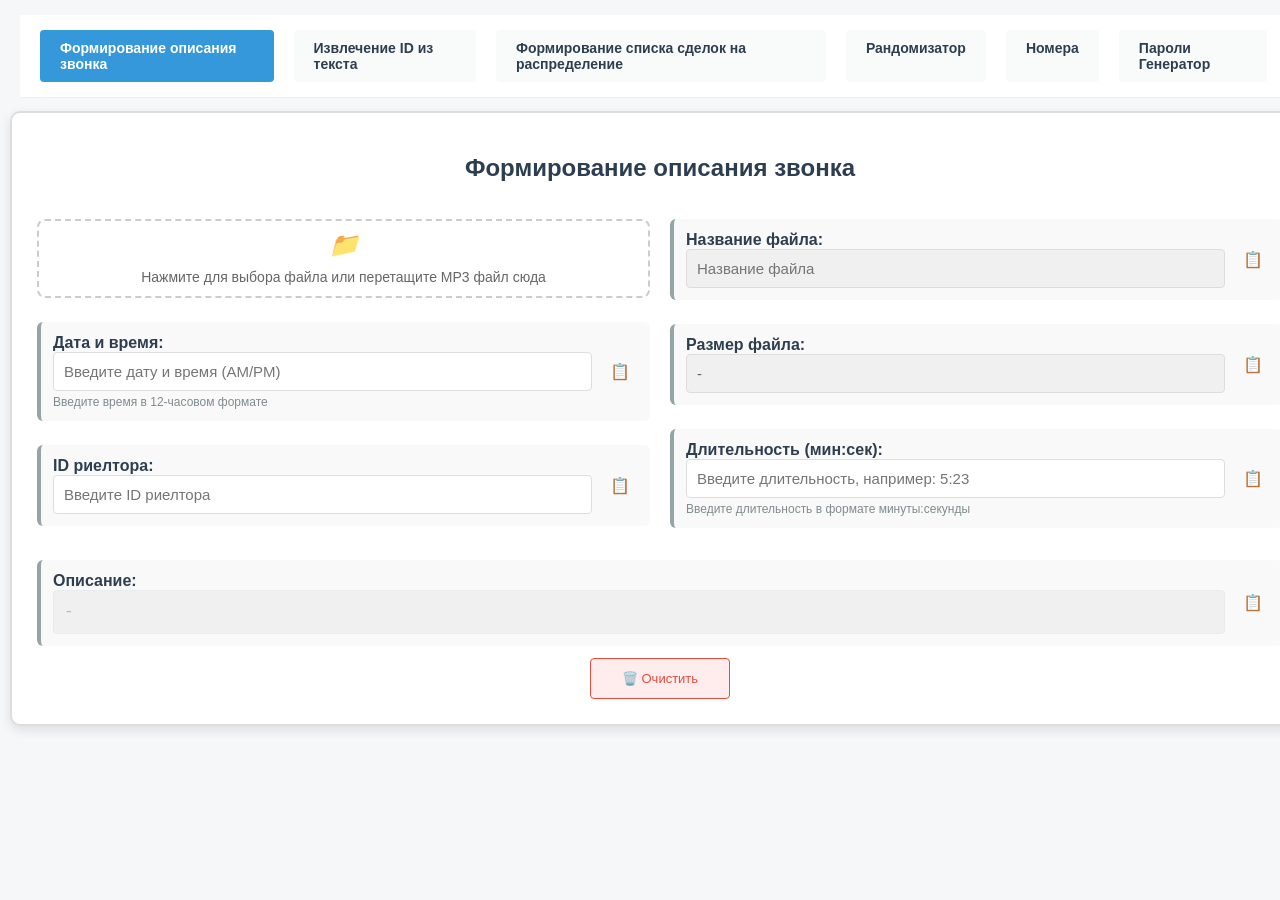
<file: index.html>
<!DOCTYPE html>
<html lang="ru">
<head>
    <meta charset="UTF-8">
    <meta name="viewport" content="width=device-width, initial-scale=1.0">
    <title>Формирование описания звонка</title>
    <link rel="icon" href="images/icons/page1.png" type="image/png">
    
    <script src="header.js" defer></script>
    
    <style>
        body {
            font-family: Arial, sans-serif;
            width: 1300px;
            margin: 5px auto;
            padding: 10px;
            background-color: #f5f7f9;
        }
        .container {
            border: 2px solid #ddd;
            padding: 25px;
            border-radius: 10px;
            background-color: white;
            box-shadow: 0 4px 12px rgba(0, 0, 0, 0.1);
        }
        h1 {
            color: #2c3e50;
            text-align: center;
            margin-bottom: 25px;
            font-size: 24px;
        }
        .file-drop-area {
            margin: 12px 0;
            padding: 10.5px;
            border: 2px dashed #ccc;
            border-radius: 8px;
            text-align: center;
            cursor: pointer;
            transition: all 0.3s ease;
            width: 100%;
            box-sizing: border-box;
        }
        .file-drop-area:hover, .file-drop-area.dragover {
            border-color: #3498db;
            background-color: #f0f8ff;
        }
        .file-drop-text {
            color: #666;
            font-size: 14px;
        }
        .file-drop-text i {
            color: #3498db;
            font-size: 24px;
            margin-bottom: 10px;
            display: block;
        }
        .file-input {
            display: none;
        }
        .info-field {
            margin: 12px 0;
            padding: 12px;
            background-color: #f9f9f9;
            border-radius: 6px;
            border-left: 4px solid #95a5a6;
            display: flex;
            justify-content: space-between;
            align-items: center;
            transition: all 0.2s ease;
            width: 100%;
            box-sizing: border-box;
        }
        .info-field.gray {
            border-left-color: #95a5a6;
        }
        .info-field.yellow {
            border-left-color: #f39c12;
            background-color: #fef9e7;
        }
        .info-field.green {
            border-left-color: #27ae60;
            background-color: #f0fff4;
        }
        .info-field.red {
            border-left-color: #e74c3c;
            background-color: #fdedec;
        }
        .info-field.blue {
            border-left-color: #3498db;
            background-color: #f0f8ff;
        }
        .info-field:focus-within {
            background-color: #f0fff4;
        }
        .info-label {
            font-weight: bold;
            color: #2c3e50;
            margin-right: 10px;
            min-width: 150px;
        }
        .info-content {
            flex-grow: 1;
        }
        .input-field {
            width: 100%;
            padding: 10px;
            border: 1px solid #ddd;
            border-radius: 4px;
            box-sizing: border-box;
            font-size: 15px;
            transition: border-color 0.3s;
            background-color: white;
        }
        .input-field:focus {
            border-color: #3498db;
            outline: none;
            box-shadow: 0 0 0 2px rgba(52, 152, 219, 0.2);
        }
        .input-field:read-only {
            background-color: #f0f0f0;
            color: #666;
        }
        .input-field.error {
            border-color: #e74c3c;
            background-color: #fdedec;
        }
        .input-field.auto-filled {
            color: #7f8c8d;
        }
        .copy-btn {
            background: none;
            border: none;
            cursor: pointer;
            font-size: 16px;
            margin-left: 10px;
            padding: 6px;
            border-radius: 4px;
            transition: all 0.3s;
            min-width: 36px;
            height: 36px;
            display: flex;
            align-items: center;
            justify-content: center;
        }
        .copy-btn:hover {
            background-color: #e0e0e0;
        }
        .copy-btn.copied {
            background-color: #2ecc71;
            color: white;
        }
        .hint {
            font-size: 12px;
            color: #7f8c8d;
            margin-top: 4px;
        }
        .error-hint {
            font-size: 12px;
            color: #e74c3c;
            margin-top: 4px;
            display: none;
        }
        .file-info {
            display: flex;
            justify-content: space-between;
            margin-top: 5px;
            font-size: 13px;
            color: #7f8c8d;
        }
        .success-message {
            color: #2ecc71;
            font-weight: bold;
            text-align: center;
            margin-top: 15px;
            display: none;
        }
        #description {
            font-family: monospace;
            background-color: #f0f0f0;
            padding: 10px;
            border-radius: 4px;
            border: 1px solid #e9ecef;
            white-space: pre-wrap;
            word-break: break-all;
            max-height: 150px;
            overflow-y: auto;
            line-height: 1.4;
            font-size: 16px;
            transition: color 0.2s ease;
        }
        .info-field.gray #description {
            color: #bababa;
        }
        .info-field.green #description {
            color: #000000;
        }
        .readonly-field {
            width: 100%;
            padding: 10px;
            border: 1px solid #ddd;
            border-radius: 4px;
            box-sizing: border-box;
            font-size: 15px;
            background-color: #f0f0f0;
            white-space: nowrap;
            overflow: hidden;
            text-overflow: ellipsis;
            color: #666;
        }
        .duration-info {
            font-size: 12px;
            color: #3498db;
            margin-top: 4px;
            display: none;
        }
        @keyframes fadeIn {
            from { opacity: 0; transform: scale(0.8); }
            to { opacity: 1; transform: scale(1); }
        }
        .success-animation {
            animation: fadeIn 0.3s ease;
        }

        /* НОВАЯ СТРУКТУРА С ЛЕВОЙ И ПРАВОЙ КОЛОНКАМИ */
        .columns-container {
            display: flex;
            justify-content: space-between;
            gap: 20px;
            margin-bottom: 20px;
        }
        .left-column, .right-column {
            flex: 1;
            display: flex;
            flex-direction: column;
        }
        .full-width-section {
            width: 100%;
        }

        /* Стили для кнопки очистки */
        .clear-btn {
            display: flex;
            align-items: center;
            justify-content: center;
            gap: 8px;
            width: 140px;
            padding: 12px 20px;
            margin: 10px auto 0 auto;
            background-color: #ffeded;
            border: 1px solid #e74c3c;
            border-radius: 4px;
            color: #e74c3c;
            font-size: 13px;
            font-weight: regular;
            cursor: pointer;
            transition: all 0.2s ease;
            min-height: 36px;
        }
        .clear-btn:hover {
            background-color: #ffabab;
            box-shadow: 0 4px 8px rgba(231, 76, 60, 0.2);
        }
        .clear-btn:active {
            background-color: #ff5959;
            color: white;
        }
        .clear-btn:disabled {
            background-color: #cccccc;
            cursor: not-allowed;
            border-color: #999;
            color: #999;
        }
        .clear-btn.cleared {
            background-color: #e74c3c;
            color: white;
        }
    </style>
</head>
<body>
    <div class="container">
        <h1>Формирование описания звонка</h1>
        
        <!-- Двухколоночный контейнер -->
        <div class="columns-container">
            <!-- Левый столбец -->
            <div class="left-column">
                <!-- Поле загрузки файла -->
                <div class="file-drop-area" id="fileDropArea">
                    <input type="file" id="fileInput" class="file-input" accept=".mp3" />
                    <div class="file-drop-text">
                        <i>📁</i>
                        Нажмите для выбора файла или перетащите MP3 файл сюда
                    </div>
                </div>
                
                <!-- Дата и время -->
                <div class="info-field gray" id="dateTimeField">
                    <div class="info-content">
                        <div class="info-label">Дата и время:</div>
                        <input type="text" id="dateTime" class="input-field" placeholder="Введите дату и время (AM/PM)">
                        <div class="hint">Введите время в 12-часовом формате</div>
                        <div class="error-hint" id="dateTimeError">Неверный формат даты и времени</div>
                    </div>
                    <button class="copy-btn" onclick="copyInputToClipboard('dateTime', this)">📋</button>
                </div>
                
                <!-- ID риелтора -->
                <div class="info-field gray" id="realtorIdField">
                    <div class="info-content">
                        <div class="info-label">ID риелтора:</div>
                        <input type="text" id="realtorId" class="input-field" placeholder="Введите ID риелтора">
                        <div class="error-hint" id="realtorIdError">ID риелтора должен содержать только цифры</div>
                    </div>
                    <button class="copy-btn" onclick="copyInputToClipboard('realtorId', this)">📋</button>
                </div>
            </div>
            
            <!-- Правый столбец -->
            <div class="right-column">
                <!-- Название файла -->
                <div class="info-field gray" id="fileNameField">
                    <div class="info-content">
                        <div class="info-label">Название файла:</div>
                        <input type="text" id="modifiedFileName" class="input-field" placeholder="Название файла" readonly>
                    </div>
                    <button class="copy-btn" onclick="copyInputToClipboard('modifiedFileName', this)">📋</button>
                </div>

                <!-- Размер файла -->
                <div class="info-field gray" id="fileSizeField">
                    <div class="info-content">
                        <div class="info-label">Размер файла:</div>
                        <div class="readonly-field" id="fileSize">-</div>
                    </div>
                    <button class="copy-btn" onclick="copyToClipboard('fileSize', this)">📋</button>
                </div>

                <!-- Длительность -->
                <div class="info-field gray" id="durationField">
                    <div class="info-content">
                        <div class="info-label">Длительность (мин:сек):</div>
                        <input type="text" id="duration" class="input-field" placeholder="Введите длительность, например: 5:23">
                        <div class="hint">Введите длительность в формате минуты:секунды</div>
                        <div class="duration-info" id="durationInfo">Длительность файла была определена автоматически.</div>
                        <div class="error-hint" id="durationError">Неверный формат. Используйте формат: мм:сс (например: 5:23)</div>
                    </div>
                    <button class="copy-btn" onclick="copyInputToClipboard('duration', this)">📋</button>
                </div>
            </div>
        </div>
        
        <!-- Поле описания (полная ширина) -->
        <div class="full-width-section">
            <div class="info-field gray" id="descriptionField">
                <div class="info-content">
                    <div class="info-label">Описание:</div>
                    <div id="description">-</div>
                </div>
                <button class="copy-btn" onclick="copyToClipboard('description', this)">📋</button>
            </div>
        </div>
        
        <!-- Кнопка очистки -->
        <button class="clear-btn" onclick="clearAllFields()">
            🗑️ Очистить
        </button>
        
        <div class="success-message" id="successMessage">
            Файл успешно обработан!
        </div>
    </div>

    <script>
        const fileInput = document.getElementById('fileInput');
        const fileDropArea = document.getElementById('fileDropArea');
        const dateTimeInput = document.getElementById('dateTime');
        const durationInput = document.getElementById('duration');
        const realtorIdInput = document.getElementById('realtorId');
        const fileNameInput = document.getElementById('modifiedFileName');
        const successMessage = document.getElementById('successMessage');
        const durationInfo = document.getElementById('durationInfo');
        
        // Переменные для хранения данных
        let currentFileName = '';
        let currentFileSize = '';
        let currentDuration = '';
        let currentRealtorId = '';
        let currentDateTime = '';
        let isFileLoaded = false;
        let autoDuration = '';
        let isManualInput = false;

        // Функция для очистки всех полей с анимацией
        function clearAllFields() {
            const clearButton = document.querySelector('.clear-btn');
            const hasContent = 
                document.getElementById('fileInput').value || 
                document.getElementById('modifiedFileName').value || 
                document.getElementById('duration').value || 
                document.getElementById('realtorId').value || 
                document.getElementById('dateTime').value;
            
            if (!hasContent) {
                alert('Нет данных для очистки');
                return;
            }
            
            // Очищаем поля сразу
            fileInput.value = '';
            fileNameInput.value = '';
            durationInput.value = '';
            realtorIdInput.value = '';
            dateTimeInput.value = '';
            document.getElementById('fileSize').textContent = '-';
            document.getElementById('description').textContent = '-';
            
            // Сбрасываем переменные
            currentFileName = '';
            currentFileSize = '';
            currentDuration = '';
            currentRealtorId = '';
            currentDateTime = '';
            isFileLoaded = false;
            autoDuration = '';
            isManualInput = false;
            
            // Скрываем информационные сообщения
            durationInfo.style.display = 'none';
            successMessage.style.display = 'none';
            
            // Убираем классы ошибок
            durationInput.classList.remove('error');
            realtorIdInput.classList.remove('error');
            dateTimeInput.classList.remove('error');
            
            // Сбрасываем стили полей
            updateFieldColors();
            updateDurationFieldStyle();
            
            // Анимация успеха
            clearButton.innerHTML = '✅ Очищено!';
            clearButton.classList.add('success-animation', 'cleared');
            
            setTimeout(() => {
                clearButton.innerHTML = '🗑️ Очистить';
                clearButton.classList.remove('success-animation', 'cleared');
            }, 2000);
        }

        // Обработчик клика по области
        fileDropArea.addEventListener('click', function() {
            fileInput.click();
        });

        // Обработчики drag and drop
        ['dragenter', 'dragover', 'dragleave', 'drop'].forEach(eventName => {
            fileDropArea.addEventListener(eventName, preventDefaults, false);
        });

        function preventDefaults(e) {
            e.preventDefault();
            e.stopPropagation();
        }

        ['dragenter', 'dragover'].forEach(eventName => {
            fileDropArea.addEventListener(eventName, highlight, false);
        });

        ['dragleave', 'drop'].forEach(eventName => {
            fileDropArea.addEventListener(eventName, unhighlight, false);
        });

        function highlight() {
            fileDropArea.classList.add('dragover');
        }

        function unhighlight() {
            fileDropArea.classList.remove('dragover');
        }

        // Обработчик drop
        fileDropArea.addEventListener('drop', handleDrop, false);

        function handleDrop(e) {
            const dt = e.dataTransfer;
            const files = dt.files;
            
            if (files.length > 0) {
                handleFiles(files);
            }
        }

        // Обработчик выбора файла через input
        fileInput.addEventListener('change', function(e) {
            if (e.target.files.length > 0) {
                handleFiles(e.target.files);
            }
        });

        // Обработчики для поля длительности
        durationInput.addEventListener('focus', function() {
            if (!isManualInput && autoDuration) {
                durationInput.value = '';
                isManualInput = true;
                durationInfo.style.display = 'none';
                updateDurationFieldStyle();
            }
        });

        durationInput.addEventListener('blur', function() {
            if (!durationInput.value.trim() && autoDuration) {
                durationInput.value = autoDuration;
                isManualInput = false;
                durationInfo.style.display = 'block';
                updateDurationFieldStyle();
            }
            validateDuration();
            updateFieldColors();
            updateDescription();
        });

        // Обработчик клика по любому месту на странице для восстановления длительности
        document.addEventListener('click', function(e) {
            if (e.target !== durationInput && !durationInput.value.trim() && autoDuration && !isManualInput) {
                durationInput.value = autoDuration;
                validateDuration();
                updateFieldColors();
                updateDescription();
                updateDurationFieldStyle();
            }
        });

        // Обработчики изменения полей
        durationInput.addEventListener('input', function() {
            isManualInput = true;
            durationInfo.style.display = 'none';
            validateDuration();
            updateFieldColors();
            updateDescription();
            updateDurationFieldStyle();
        });
        
        realtorIdInput.addEventListener('input', function() {
            validateRealtorId();
            updateFieldColors();
            updateDescription();
        });
        
        dateTimeInput.addEventListener('blur', function() {
            convertTimeFormat(this);
            validateDateTime();
            updateFieldColors();
            updateDescription();
        });

        // Функция для обновления стиля поля длительности
        function updateDurationFieldStyle() {
            if (isManualInput) {
                durationInput.classList.remove('auto-filled');
                durationInput.style.color = '#000000';
            } else {
                durationInput.classList.add('auto-filled');
                durationInput.style.color = '#7f8c8d';
            }
        }

        // Функция для определения длительности аудиофайла
        function getAudioDuration(file) {
            return new Promise((resolve) => {
                const audio = new Audio();
                const url = URL.createObjectURL(file);
                
                audio.addEventListener('loadedmetadata', function() {
                    const duration = Math.round(audio.duration);
                    URL.revokeObjectURL(url);
                    resolve(duration);
                });
                
                audio.addEventListener('error', function() {
                    URL.revokeObjectURL(url);
                    resolve(0);
                });
                
                audio.src = url;
            });
        }

        // Функция для форматирования длительности в мм:сс
        function formatDuration(seconds) {
            if (!seconds || seconds <= 0) return '';
            const minutes = Math.floor(seconds / 60);
            const remainingSeconds = seconds % 60;
            return `${minutes}:${remainingSeconds.toString().padStart(2, '0')}`;
        }

        // Валидация длительности
        function validateDuration() {
            const duration = durationInput.value.trim();
            const errorElement = document.getElementById('durationError');
            const field = document.getElementById('durationField');
            
            if (!duration) {
                errorElement.style.display = 'none';
                return false;
            }
            
            const timeRegex = /^\d{1,2}:\d{2}$/;
            if (!timeRegex.test(duration)) {
                errorElement.style.display = 'block';
                durationInput.classList.add('error');
                return false;
            }
            
            const parts = duration.split(':');
            const minutes = parseInt(parts[0]);
            const seconds = parseInt(parts[1]);
            
            if (seconds >= 60) {
                errorElement.style.display = 'block';
                durationInput.classList.add('error');
                return false;
            }
            
            errorElement.style.display = 'none';
            durationInput.classList.remove('error');
            return true;
        }

        // Валидация ID риелтора
        function validateRealtorId() {
            const realtorId = realtorIdInput.value.trim();
            const errorElement = document.getElementById('realtorIdError');
            
            if (!realtorId) {
                errorElement.style.display = 'none';
                realtorIdInput.classList.remove('error');
                return false;
            }
            
            const idRegex = /^\d+$/;
            if (!idRegex.test(realtorId)) {
                errorElement.style.display = 'block';
                realtorIdInput.classList.add('error');
                return false;
            }
            
            errorElement.style.display = 'none';
            realtorIdInput.classList.remove('error');
            return true;
        }

        // Валидация даты и времени
        function validateDateTime() {
            const dateTime = dateTimeInput.value.trim();
            const errorElement = document.getElementById('dateTimeError');
            
            if (!dateTime) {
                errorElement.style.display = 'none';
                dateTimeInput.classList.remove('error');
                return false;
            }
            
            const dateTimeRegex = /(\d{1,2})\.(\d{1,2})\.(\d{4}) (\d{1,2}):(\d{2})(:(\d{2}))?/;
            if (!dateTimeRegex.test(dateTime)) {
                errorElement.style.display = 'block';
                dateTimeInput.classList.add('error');
                return false;
            }
            
            errorElement.style.display = 'none';
            dateTimeInput.classList.remove('error');
            return true;
        }

        // Обновление цветов полей
        function updateFieldColors() {
            // Нередактируемые поля
            const fileNameField = document.getElementById('fileNameField');
            const fileSizeField = document.getElementById('fileSizeField');
            
            if (isFileLoaded) {
                fileNameField.className = 'info-field green';
                fileSizeField.className = 'info-field green';
            } else {
                fileNameField.className = 'info-field gray';
                fileSizeField.className = 'info-field gray';
            }
            
            // Редактируемые поля
            const durationField = document.getElementById('durationField');
            const realtorIdField = document.getElementById('realtorIdField');
            const dateTimeField = document.getElementById('dateTimeField');
            const descriptionField = document.getElementById('descriptionField');
            
            // Длительность - специальная логика для синей полоски
            if (durationInput.value.trim()) {
                if (validateDuration()) {
                    if (!isManualInput && autoDuration) {
                        durationField.className = 'info-field blue';
                    } else {
                        durationField.className = 'info-field green';
                    }
                } else {
                    durationField.className = 'info-field red';
                }
            } else {
                durationField.className = isFileLoaded ? 'info-field yellow' : 'info-field gray';
            }
            
            // ID риелтора
            if (realtorIdInput.value.trim()) {
                realtorIdField.className = validateRealtorId() ? 'info-field green' : 'info-field red';
            } else {
                realtorIdField.className = isFileLoaded ? 'info-field yellow' : 'info-field gray';
            }
            
            // Дата и время
            if (dateTimeInput.value.trim()) {
                dateTimeField.className = validateDateTime() ? 'info-field green' : 'info-field red';
            } else {
                dateTimeField.className = isFileLoaded ? 'info-field yellow' : 'info-field gray';
            }
            
            // Поле описания
            const allFieldsValid = 
                fileNameField.className.includes('green') &&
                fileSizeField.className.includes('green') &&
                (durationField.className.includes('green') || durationField.className.includes('blue')) &&
                realtorIdField.className.includes('green') &&
                dateTimeField.className.includes('green');
            
            descriptionField.className = allFieldsValid ? 'info-field green' : 'info-field gray';
            
            updateDescriptionTextColor();
        }

        // Функция для обновления цвета текста в поле описания
        function updateDescriptionTextColor() {
            const descriptionField = document.getElementById('descriptionField');
            const descriptionElement = document.getElementById('description');
        }

        // Функция для удаления "in-" из начала названия файла
        function removeInPrefix(filename) {
            if (filename.toLowerCase().startsWith('in-')) {
                return filename.substring(3);
            }
            return filename;
        }

        async function handleFiles(files) {
            const file = files[0];
            
            if (file && (file.type === 'audio/mpeg' || file.name.toLowerCase().endsWith('.mp3'))) {
                const cleanedFileName = removeInPrefix(file.name);
                
                currentFileName = cleanedFileName;
                fileNameInput.value = currentFileName;
                
                const sizeKB = (file.size / 1024).toFixed(2);
                const sizeBytes = file.size;
                currentFileSize = `${sizeBytes} Б`;
                document.getElementById('fileSize').textContent = `${sizeKB} КБ (${sizeBytes} Б)`;
                
                try {
                    const durationInSeconds = await getAudioDuration(file);
                    autoDuration = formatDuration(durationInSeconds);
                    
                    if (autoDuration && !isManualInput) {
                        durationInput.value = autoDuration;
                        durationInfo.style.display = 'block';
                        updateDurationFieldStyle();
                    }
                } catch (error) {
                    console.log('Не удалось определить длительность файла:', error);
                    autoDuration = '';
                    durationInfo.style.display = 'none';
                }
                
                isFileLoaded = true;
                
                successMessage.style.display = 'block';
                setTimeout(() => {
                    successMessage.style.display = 'none';
                }, 3000);
                
                updateFieldColors();
                updateDescription();
                
            } else {
                alert('Пожалуйста, выберите MP3 файл');
                fileInput.value = '';
                isFileLoaded = false;
                autoDuration = '';
                isManualInput = false;
                durationInfo.style.display = 'none';
                updateFieldColors();
                updateDurationFieldStyle();
            }
        }

        // Функция для преобразования времени из 12-часового формата в 24-часовой
        function convertTimeFormat(inputElement) {
            let timeString = inputElement.value.trim();
            
            const timeRegex1 = /(\d{1,2})\.(\d{1,2})\.(\d{4}) (\d{1,2}):(\d{2}):(\d{2})\s*(AM|PM)/i;
            const timeRegex2 = /(\d{1,2})\.(\d{1,2})\.(\d{4}) (\d{1,2}):(\d{2})\s*(AM|PM)/i;
            
            let match = timeString.match(timeRegex1);
            let hasSeconds = true;
            
            if (!match) {
                match = timeString.match(timeRegex2);
                hasSeconds = false;
            }
            
            if (match) {
                const day = match[1];
                const month = match[2];
                const year = match[3];
                let hours = parseInt(match[hasSeconds ? 4 : 4]);
                const minutes = match[hasSeconds ? 5 : 5];
                const seconds = hasSeconds ? match[6] : '00';
                const period = match[hasSeconds ? 7 : 6].toUpperCase();
                
                if (period === 'PM' && hours !== 12) {
                    hours += 12;
                } else if (period === 'AM' && hours === 12) {
                    hours = 0;
                }
                
                const hours24 = hours.toString().padStart(2, '0');
                
                const result = hasSeconds 
                    ? `${day}.${month}.${year} ${hours24}:${minutes}:${seconds}`
                    : `${day}.${month}.${year} ${hours24}:${minutes}`;
                
                inputElement.value = result;
            }
            
            currentDateTime = inputElement.value;
        }

        // Функция для преобразования времени в секунды
        function timeToSeconds(timeString) {
            if (!timeString) return 0;
            
            const parts = timeString.split(':');
            if (parts.length !== 2) return 0;
            
            const minutes = parseInt(parts[0]) || 0;
            const seconds = parseInt(parts[1]) || 0;
            
            return minutes * 60 + seconds;
        }

        // Функция для извлечения даты из строки даты и времени
        function extractDateFromDateTime(dateTimeString) {
            if (!dateTimeString) return 'ГГГГ/ММ/ДД';
            
            const dateRegex = /(\d{1,2})\.(\d{1,2})\.(\d{4})/;
            const match = dateTimeString.match(dateRegex);
            
            if (match) {
                const day = match[1].replace(/^0+/, '');
                const month = match[2].replace(/^0+/, '');
                const year = match[3];
                return `${year}/${month}/${day}`;
            }
            
            return 'ГГГГ/ММ/ДД';
        }

        // Функция для обновления описания
        function updateDescription() {
            currentDuration = durationInput.value;
            currentRealtorId = realtorIdInput.value;
            currentDateTime = dateTimeInput.value;
            
            const durationSeconds = timeToSeconds(currentDuration);
            
            const datePath = extractDateFromDateTime(currentDateTime);
            
            let description = `Продолжительность звонка: ${durationSeconds} сек. Общая длительность: ${durationSeconds}сек. <a href='/upload/aster/${datePath}/${currentFileName}'(${currentFileSize}) <user_id>${currentRealtorId}</user_id>`;
            
            document.getElementById('description').textContent = description;
        }

        // Функция для копирования текста из span/div элементов
        function copyToClipboard(elementId, button) {
            const element = document.getElementById(elementId);
            const text = element.textContent;
            
            if (text && text !== '-') {
                navigator.clipboard.writeText(text).then(() => {
                    showCopiedFeedback(button);
                }).catch(err => {
                    console.error('Ошибка при копировании: ', err);
                });
            }
        }

        // Функция для копирования текста из input элементов
        function copyInputToClipboard(elementId, button) {
            const element = document.getElementById(elementId);
            const text = element.value;
            
            if (text) {
                navigator.clipboard.writeText(text).then(() => {
                    showCopiedFeedback(button);
                }).catch(err => {
                    console.error('Ошибка при копировании: ', err);
                });
            }
        }

        // Функция для отображения обратной связи о копировании
        function showCopiedFeedback(button) {
            const originalText = button.innerHTML;
            button.innerHTML = '✅';
            button.classList.add('copied');
            
            setTimeout(() => {
                button.innerHTML = originalText;
                button.classList.remove('copied');
            }, 2000);
        }

        // Предотвращаем перетаскивание файлов на весь документ
        document.addEventListener('dragover', function(e) {
            e.preventDefault();
        });

        document.addEventListener('drop', function(e) {
            e.preventDefault();
        });

        // Инициализация при загрузке страницы
        window.addEventListener('load', function() {
            updateFieldColors();
            updateDurationFieldStyle();
        });
    </script>
</body>
</html>
</file>
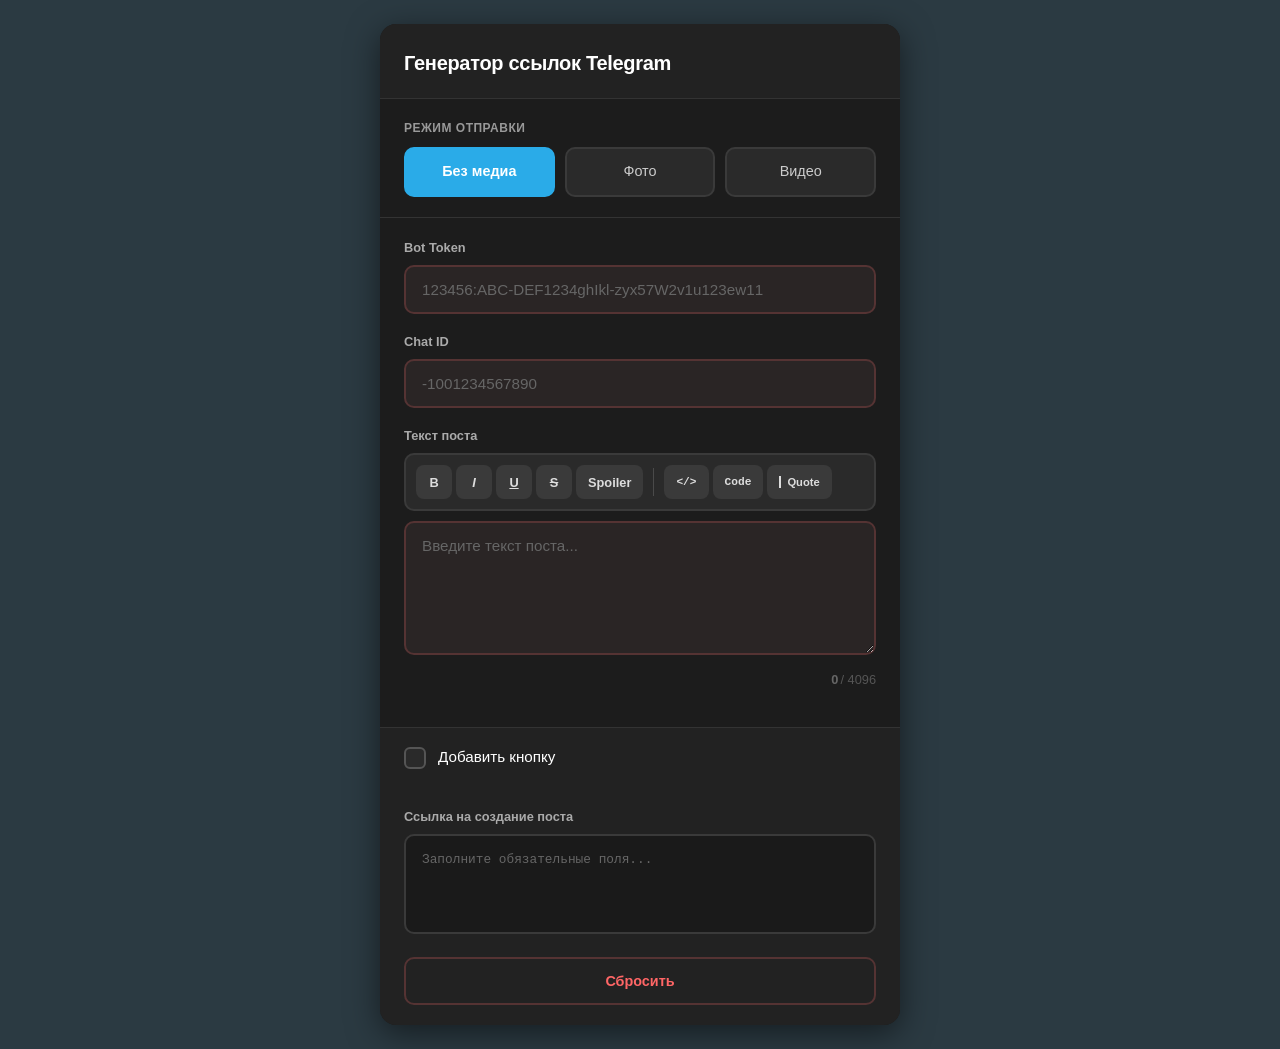
<file: links-generator.html>
<!DOCTYPE html>
<html lang="ru">
<head>
    <meta charset="UTF-8">
    <meta name="viewport" content="width=device-width, initial-scale=1.0">
    <title>Генератор ссылок Telegram</title>
    <link rel="stylesheet" href="styles.css">
</head>
<body>
    <div class="container">
        <header>
            <h1>Генератор ссылок Telegram</h1>
        </header>
        
        <!-- Переключатель режима -->
        <section class="mode-section">
            <label class="section-label">Режим отправки</label>
            <div class="mode-options">
                <label class="mode-option">
                    <input type="radio" name="mode" value="text" checked>
                    <span class="mode-btn">Без медиа</span>
                </label>
                <label class="mode-option">
                    <input type="radio" name="mode" value="photo">
                    <span class="mode-btn">Фото</span>
                </label>
                <label class="mode-option">
                    <input type="radio" name="mode" value="video">
                    <span class="mode-btn">Видео</span>
                </label>
            </div>
        </section>

        <!-- Основные поля -->
        <section class="form-section">
            <div class="form-group">
                <label for="botToken">Bot Token</label>
                <input type="text" id="botToken" placeholder="123456:ABC-DEF1234ghIkl-zyx57W2v1u123ew11">
            </div>

            <div class="form-group">
                <label for="chatId">Chat ID</label>
                <input type="text" id="chatId" placeholder="-1001234567890">
            </div>

            <div class="form-group">
                <label for="postText">Текст поста</label>
                <div class="formatting-toolbar">
                    <button type="button" class="format-btn" data-tag="b" title="Жирный (Ctrl+B)">
                        <span class="format-icon">B</span>
                    </button>
                    <button type="button" class="format-btn" data-tag="i" title="Курсив (Ctrl+I)">
                        <span class="format-icon italic">I</span>
                    </button>
                    <button type="button" class="format-btn" data-tag="u" title="Подчёркнутый (Ctrl+U)">
                        <span class="format-icon underlined">U</span>
                    </button>
                    <button type="button" class="format-btn" data-tag="s" title="Зачёркнутый">
                        <span class="format-icon strikethrough">S</span>
                    </button>
                    <button type="button" class="format-btn" data-tag="spoiler" title="Спойлер">
                        <span class="format-icon">Spoiler</span>
                    </button>
                    <div class="format-divider"></div>
                    <button type="button" class="format-btn" data-tag="code" title="Моноширинный">
                        <span class="format-icon mono">&lt;/&gt;</span>
                    </button>
                    <button type="button" class="format-btn" data-tag="pre" title="Блок кода">
                        <span class="format-icon mono">Code</span>
                    </button>
                    <button type="button" class="format-btn" data-tag="blockquote" title="Цитата">
                        <span class="format-icon quote">Quote</span>
                    </button>
                </div>
                <textarea id="postText" placeholder="Введите текст поста..." rows="6"></textarea>
                <div class="char-counter" id="charCounter">
                    <span class="char-count" id="charCount">0</span>
                    <span class="char-max">/ <span id="charLimit">4096</span></span>
                </div>
            </div>

            <!-- Поле FILE_ID -->
            <div class="form-group hidden" id="fileIdGroup">
                <label for="fileId">File ID</label>
                <div class="fileid-row">
                    <input type="text" id="fileId" placeholder="AgACAgIAAxkBAAI...">
                    <button type="button" id="jsonParseBtn" class="json-btn" title="Извлечь из JSON">
                        <span>{ }</span>
                    </button>
                </div>
            </div>
        </section>

        <!-- Чекбокс для кнопки -->
        <section class="checkbox-section">
            <label class="checkbox-label">
                <input type="checkbox" id="withButton">
                <span class="checkbox-custom"></span>
                <span>Добавить кнопку</span>
            </label>
        </section>

        <!-- Дополнительные поля для кнопки -->
        <section class="button-section hidden" id="buttonFields">
            <div class="form-group">
                <label for="buttonText">Текст на кнопке</label>
                <input type="text" id="buttonText" placeholder="Нажать">
            </div>

            <div class="form-group">
                <label for="buttonUrl">Ссылка в кнопке</label>
                <input type="text" id="buttonUrl" placeholder="https://t.me/username">
            </div>

            <div class="form-group optional">
                <label for="prefilledText">Предзаполненный текст</label>
                <input type="text" id="prefilledText" placeholder="Текст для отправки в чат">
                <small>Текст, который будет предзаполнен при нажатии кнопки</small>
            </div>
        </section>

        <!-- Поле вывода ссылки -->
        <section class="output-section">
            <div class="form-group">
                <label for="outputLink">Ссылка на создание поста</label>
                <textarea id="outputLink" readonly rows="3" placeholder="Заполните обязательные поля..."></textarea>
                <div class="action-buttons">
                    <button type="button" id="copyBtn" class="action-btn primary hidden">Копировать</button>
                    <button type="button" id="resetBtn" class="action-btn secondary">Сбросить</button>
                </div>
            </div>
        </section>
    </div>

    <script src="script.js"></script>
</body>
</html>
</file>
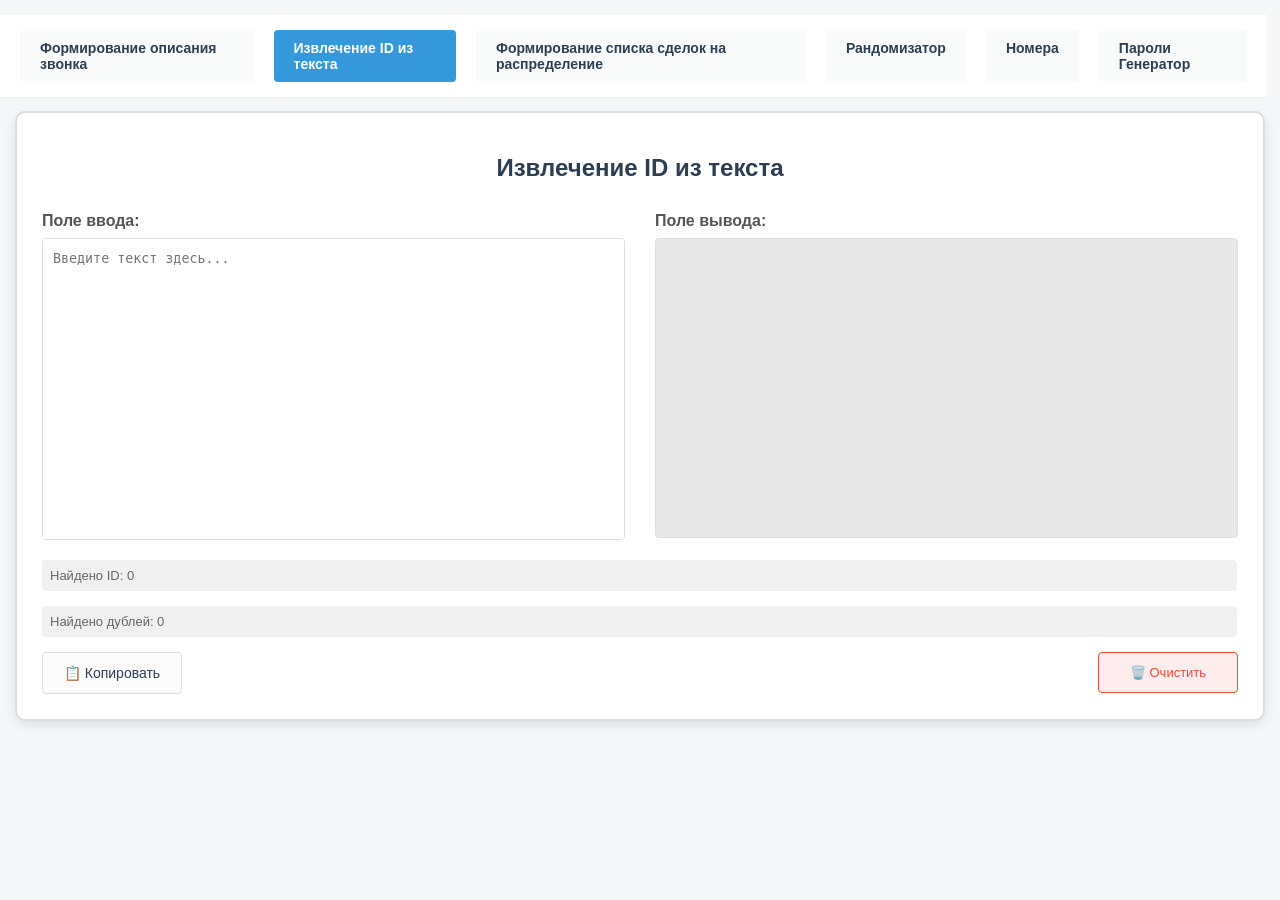
<file: page2.html>
<!DOCTYPE html>
<html lang="ru">
<head>
    <meta charset="UTF-8">
    <meta name="viewport" content="width=device-width, initial-scale=1.0">
    <title>Извлечение ID из текста</title>
    <link rel="icon" href="images/icons/page2.png" type="image/png">
    
    <script src="header.js" defer></script>
    

    <style>
        body {
            font-family: Arial, sans-serif;
            max-width: 1300px;
            margin: 0 auto;
            padding: 15px;
            background-color: #f5f7f9;
        }
        .container {
            background-color: white;
            padding: 25px;
            border-radius: 10px;
            border: 2px solid #ddd;
            box-shadow: 0 4px 12px rgba(0, 0, 0, 0.1);
            display: flex;
            flex-direction: column;
        }
        .fields-row {
            display: flex;
            gap: 30px;
            margin-bottom: 20px;
        }
        .input-section, .output-section {
            flex: 1;
            display: flex;
            flex-direction: column;
        }
        h1 {
            color: #2c3e50;
            text-align: center;
            margin-bottom: 30px;
            font-size: 24px;
            width: 100%;
        }
        .field-group {
            margin-bottom: 0px;
            position: relative;
        }
        label {
            display: block;
            margin-bottom: 8px;
            font-weight: bold;
            color: #555;
        }
        .textarea-container {
            position: relative;
            height: 300px;
            border: 1px solid #ddd;
            border-radius: 4px;
            overflow: hidden;
        }
        textarea {
            width: 100%;
            height: 100%;
            padding: 10px;
            border: none;
            border-radius: 0;
            font-family: monospace;
            resize: none;
            box-sizing: border-box;
            line-height: 1.5;
        }
        #input {
            background-color: white;
        }
        .output-container {
            background-color: #e8e8e8;
            border: 1px solid #ddd;
            border-radius: 4px;
            padding: 10px;
            height: 300px;
            overflow-y: auto;
            font-family: monospace;
            line-height: 1;
            box-sizing: border-box;
            display: block;
        }
        .output-table {
            width: 100%;
            border-collapse: collapse;
            height: auto;
            vertical-align: top;
        }
        .output-table-wrapper {
            height: auto;
            overflow: auto;
        }
        .line-number-cell {
            width: 20px;
            color: #888;
            font-size: 12px;
            text-align: right;
            padding-right: 10px;
            vertical-align: top;
            user-select: none;
            -webkit-user-select: none;
            -moz-user-select: none;
            -ms-user-select: none;
            border-right: 1px solid #ccc;
            padding-top: 4px;
            padding-bottom: 4px;
        }
        .id-cell {
            padding-left: 10px;
            vertical-align: top;
            word-break: break-all;
            padding-top: 4px;
            padding-bottom: 4px;
        }
        .output-table tr {
            vertical-align: top;
            height: auto;
        }
        .copy-button {
            padding: 12px 20px;
            background: #fcfcfc;
            color: #2c3e50;
            border: 1px solid #ddd;
            border-radius: 4px;
            cursor: pointer;
            font-size: 14px;
            transition: all 0.2s;
            display: flex;
            align-items: center;
            justify-content: center;
            gap: 8px;
            width: 140px;
            min-width: 140px;
            min-height: 36px;
            white-space: nowrap;
        }

        .copy-button:hover {
            background-color: #e0e0e0;
        }
        .copy-button:active {
            transform: none;
        }
        .copy-button.copied {
            background-color: #2ecc71;
            color: white;
        }

        .copy-button:disabled {
            background-color: #cccccc;
            cursor: not-allowed;
        }
        .stats {
            padding: 8px;
            background-color: #f0f0f0;
            border-radius: 4px;
            font-size: 13px;
            color: #666;
            width: 98.6%;
            text-align: left;
        }
        .duplicates-warning {
            color: #e74c3c;
            font-weight: bold;
        }
        .duplicates-line-numbers {
            color: #ff8787;
        }
        @keyframes fadeIn {
            from { opacity: 0; transform: scale(0.8); }
            to { opacity: 1; transform: scale(1); }
        }
        .success-animation {
            animation: fadeIn 0.3s ease;
        }

        .clear-btn {
            display: flex;
            align-items: center;
            justify-content: center;
            gap: 8px;
            width: 140px;
            padding: 12px 20px;
            background-color: #ffeded;
            border: 1px solid #e74c3c;
            border-radius: 4px;
            color: #e74c3c;
            font-size: 13px;
            font-weight: regular;
            cursor: pointer;
            transition: all 0.2s ease;
            min-height: 36px;
        }
        .clear-btn:hover {
            background-color: #ffabab;
            box-shadow: 0 4px 8px rgba(231, 76, 60, 0.2);
        }
        .clear-btn:active {
            background-color: #ff5959;
            color: white;
        }

        .clear-btn:disabled {
            background-color: #cccccc;
            cursor: not-allowed;
            border-color: #999;
            color: #999;
        }

        .clear-btn.cleared {
            background-color: #e74c3c;
            color: white;
        }

        .buttons-container {
            display: flex;
            justify-content: space-between;
            align-items: center;
            width: 100%;
        }
        
        .stats-container {
            display: flex;
            flex-direction: column;
            gap: 15px;
        }
        
        @media (max-width: 768px) {
            .fields-row {
                flex-direction: column;
            }
            .buttons-container {
                flex-direction: column;
                gap: 10px;
            }
            .copy-button, .clear-btn {
                width: 100%;
            }
        }
    </style>
</head>
<body>
    
    
    <div class="container">
        <h1>Извлечение ID из текста</h1>
        <div class="fields-row">
            <div class="input-section">
                <div class="field-group">
                    <label for="input">Поле ввода:</label>
                    <div class="textarea-container">
                        <textarea id="input" placeholder="Введите текст здесь..."></textarea>
                    </div>
                </div>
            </div>
            
            <div class="output-section">
                <div class="field-group">
                    <label>Поле вывода:</label>
                    <div class="output-container" id="outputContainer">
                        <div class="output-table-wrapper">
                            <table class="output-table" id="outputTable">
                                <!-- Таблица будет заполняться через JavaScript -->
                            </table>
                        </div>
                    </div>
                </div>
            </div>
        </div>
        
        <!-- Статистика и кнопки расположены под обоими полями -->
        <div class="stats-container">
            <div class="stats" id="stats">Найдено ID: 0</div>
            <div class="stats" id="duplicates">Найдено дублей: 0</div>
            
            <div class="buttons-container">
                <button class="copy-button" id="copyButton">
                    📋 Копировать
                </button>
                
                <button class="clear-btn" id="clearButton">
                    🗑️ Очистить
                </button>
            </div>
        </div>
    </div>

    <script>
        function findDuplicates(matches) {
            const duplicates = {};
            const lineNumbers = {};
            
            for (let i = 0; i < matches.length; i++) {
                const id = matches[i];
                if (!lineNumbers[id]) {
                    lineNumbers[id] = [];
                }
                lineNumbers[id].push(i + 1);
            }
            
            for (const id in lineNumbers) {
                if (lineNumbers[id].length > 1) {
                    duplicates[id] = lineNumbers[id];
                }
            }
            
            return duplicates;
        }

        function processText() {
            const inputText = document.getElementById('input').value;
            const regex = /\b\d{6,7}\b/g;
            const matches = inputText.match(regex);
            
            const outputTable = document.getElementById('outputTable');
            const stats = document.getElementById('stats');
            const duplicatesElement = document.getElementById('duplicates');
            
            // Очищаем таблицу
            outputTable.innerHTML = '';
            
            if (matches) {
                // Заполняем таблицу
                matches.forEach((id, index) => {
                    const row = document.createElement('tr');
                    
                    const lineNumberCell = document.createElement('td');
                    lineNumberCell.className = 'line-number-cell';
                    lineNumberCell.textContent = (index + 1);
                    
                    const idCell = document.createElement('td');
                    idCell.className = 'id-cell';
                    
                    // Добавляем запятую ко всем строкам, кроме последней
                    if (index < matches.length - 1) {
                        idCell.textContent = id + ',';
                    } else {
                        idCell.textContent = id;
                    }
                    
                    row.appendChild(lineNumberCell);
                    row.appendChild(idCell);
                    outputTable.appendChild(row);
                });
                
                stats.textContent = `Найдено ID: ${matches.length}`;
                
                const duplicates = findDuplicates(matches);
                const duplicateCount = Object.keys(duplicates).length;
                
                if (duplicateCount > 0) {
                    let duplicateInfo = [];
                    
                    for (const id in duplicates) {
                        const lineNumbers = duplicates[id].map(num => 
                            `<span class="duplicates-line-numbers">${num}</span>`
                        ).join('<span class="duplicates-line-numbers"> и </span>');
                        duplicateInfo.push(`<span class="duplicates-line-numbers">Строки:</span> ${lineNumbers}`);
                    }
                    
                    duplicatesElement.innerHTML = `Найдено дублей: <span class="duplicates-warning">${duplicateCount}</span> (<span class="duplicates-warning">${duplicateInfo.join('; ')}</span>)`;
                } else {
                    duplicatesElement.textContent = 'Найдено дублей: 0';
                    duplicatesElement.innerHTML = duplicatesElement.textContent;
                }
            } else {
                stats.textContent = 'Найдено ID: 0';
                duplicatesElement.textContent = 'Найдено дублей: 0';
                duplicatesElement.innerHTML = duplicatesElement.textContent;
            }
        }

        // Функция для копирования текста в буфер обмена
        async function copyToClipboard() {
            const outputTable = document.getElementById('outputTable');
            const rows = outputTable.getElementsByTagName('tr');
            let outputText = '';
            
            // Собираем текст из таблицы (только ID)
            for (let i = 0; i < rows.length; i++) {
                const cells = rows[i].getElementsByTagName('td');
                if (cells.length > 1) {
                    outputText += cells[1].textContent + (i < rows.length - 1 ? '\n' : '');
                }
            }
            
            if (!outputText.trim()) {
                alert('Нет данных для копирования');
                return;
            }
            
            const copyButton = document.getElementById('copyButton');
            
            try {
                copyButton.disabled = true;
                copyButton.innerHTML = '⏳ Копирование...';
                
                await navigator.clipboard.writeText(outputText.trim());
                
                copyButton.innerHTML = '✅ Скопировано!';
                copyButton.classList.add('success-animation', 'copied');
                
                setTimeout(() => {
                    copyButton.innerHTML = '📋 Копировать';
                    copyButton.classList.remove('success-animation', 'copied');
                    copyButton.disabled = false;
                }, 2000);
                
            } catch (err) {
                // Fallback для старых браузеров
                const textArea = document.createElement('textarea');
                textArea.value = outputText.trim();
                document.body.appendChild(textArea);
                textArea.select();
                
                try {
                    const successful = document.execCommand('copy');
                    
                    if (successful) {
                        copyButton.innerHTML = '✅ Скопировано!';
                        copyButton.classList.add('success-animation', 'copied');
                        
                        setTimeout(() => {
                            copyButton.innerHTML = '📋 Копировать';
                            copyButton.classList.remove('success-animation', 'copied');
                            copyButton.disabled = false;
                        }, 2000);
                    } else {
                        throw new Error('execCommand не сработал');
                    }
                    
                } catch (err) {
                    copyButton.innerHTML = '📋 Копировать';
                    copyButton.disabled = false;
                    alert('Не удалось скопировать текст автоматически. Пожалуйста, скопируйте текст вручную.');
                }
                
                document.body.removeChild(textArea);
            }
        }

        function clearAllFields() {
            const clearButton = document.getElementById('clearButton');
            const hasContent = document.getElementById('input').value || document.getElementById('outputTable').rows.length > 0;
            
            if (!hasContent) {
                alert('Нет данных для очистки');
                return;
            }
            
            document.getElementById('input').value = '';
            document.getElementById('outputTable').innerHTML = '';
            document.getElementById('stats').textContent = 'Найдено ID: 0';
            document.getElementById('duplicates').textContent = 'Найдено дублей: 0';
            document.getElementById('duplicates').innerHTML = document.getElementById('duplicates').textContent;
            
            clearButton.innerHTML = '✅ Очищено!';
            clearButton.classList.add('success-animation', 'cleared');
            
            setTimeout(() => {
                clearButton.innerHTML = '🗑️ Очистить';
                clearButton.classList.remove('success-animation', 'cleared');
            }, 2000);
        }

        document.getElementById('input').addEventListener('input', processText);
        
        window.addEventListener('load', function() {
            processText();
        });
        
        document.getElementById('copyButton').addEventListener('click', copyToClipboard);
        document.getElementById('clearButton').addEventListener('click', clearAllFields);

        document.getElementById('input').addEventListener('paste', function(e) {
            setTimeout(processText, 100);
        });
    </script>
</body>
</html>
</file>
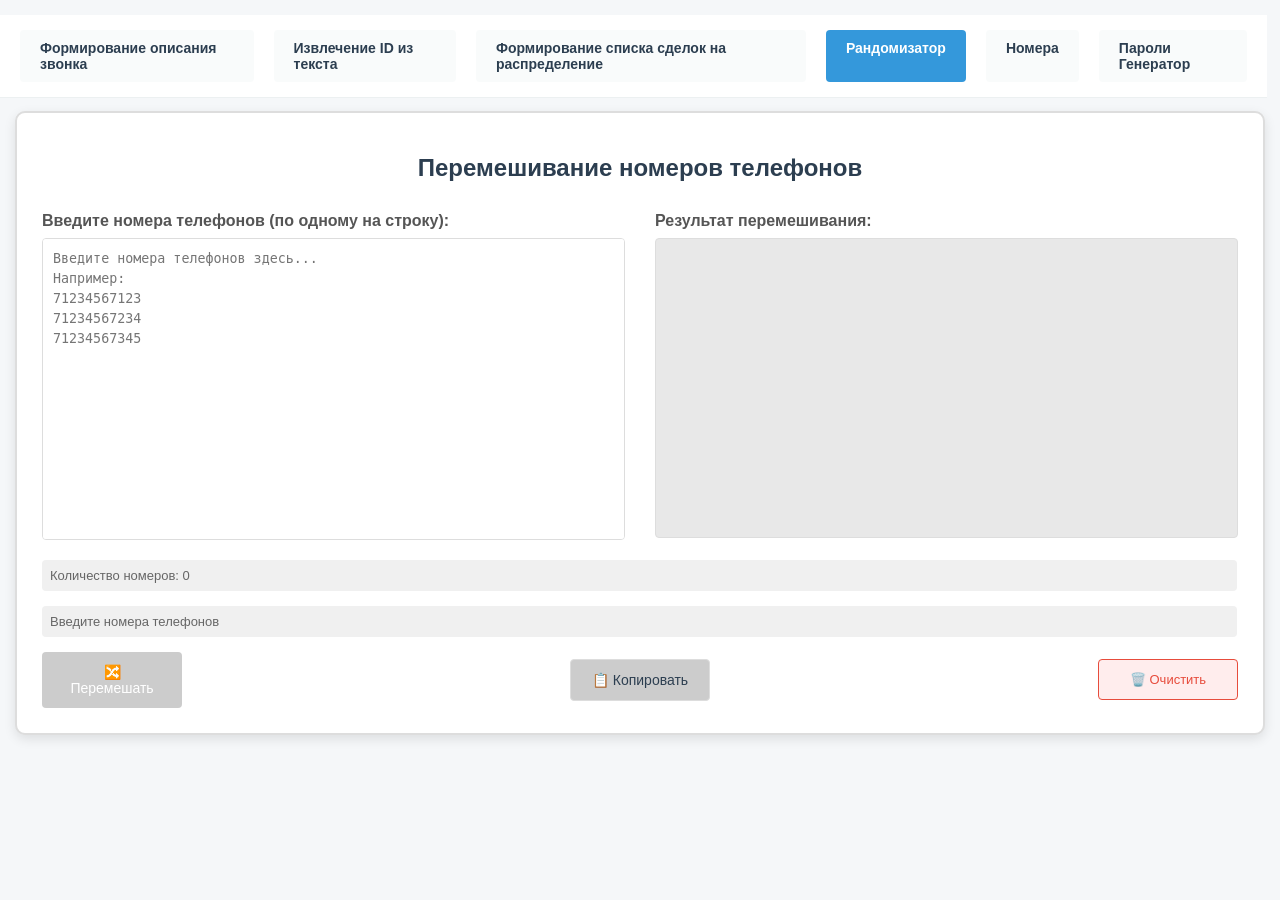
<file: page4.html>
<!DOCTYPE html>
<html lang="ru">
<head>
    <meta charset="UTF-8">
    <meta name="viewport" content="width=device-width, initial-scale=1.0">
    <title>Перемешивание номеров телефонов</title>
    <link rel="icon" href="images/icons/page4.png" type="image/png">

    <script src="header.js" defer></script>
    
    <style>
        body {
            font-family: Arial, sans-serif;
            max-width: 1300px;
            margin: 0 auto;
            padding: 15px;
            background-color: #f5f7f9;
        }
        .container {
            background-color: white;
            padding: 25px;
            border-radius: 10px;
            border: 2px solid #ddd;
            box-shadow: 0 4px 12px rgba(0, 0, 0, 0.1);
            display: flex;
            flex-direction: column;
        }
        .fields-row {
            display: flex;
            gap: 30px;
            margin-bottom: 20px;
        }
        .input-section, .output-section {
            flex: 1;
            display: flex;
            flex-direction: column;
        }
        h1 {
            color: #2c3e50;
            text-align: center;
            margin-bottom: 30px;
            font-size: 24px;
            width: 100%;
        }
        .field-group {
            margin-bottom: 0px;
            position: relative;
        }
        label {
            display: block;
            margin-bottom: 8px;
            font-weight: bold;
            color: #555;
        }
        .textarea-container {
            position: relative;
            height: 300px;
            border: 1px solid #ddd;
            border-radius: 4px;
            overflow: hidden;
        }
        textarea {
            width: 100%;
            height: 100%;
            padding: 10px;
            border: none;
            border-radius: 0;
            font-family: monospace;
            resize: none;
            box-sizing: border-box;
            line-height: 1.5;
        }
        #input {
            background-color: white;
        }
        .output-container {
            background-color: #e8e8e8;
            border: 1px solid #ddd;
            border-radius: 4px;
            padding: 10px;
            height: 300px;
            overflow-y: auto;
            font-family: monospace;
            line-height: 1;
            box-sizing: border-box;
            display: block;
        }
        .output-table {
            width: 100%;
            border-collapse: collapse;
            height: auto;
            vertical-align: top;
        }
        .output-table-wrapper {
            height: auto;
            overflow: auto;
        }
        .line-number-cell {
            width: 20px;
            color: #888;
            font-size: 12px;
            text-align: right;
            padding-right: 10px;
            vertical-align: top;
            user-select: none;
            -webkit-user-select: none;
            -moz-user-select: none;
            -ms-user-select: none;
            border-right: 1px solid #ccc;
            padding-top: 4px;
            padding-bottom: 4px;
        }
        .id-cell {
            padding-left: 10px;
            vertical-align: top;
            word-break: break-all;
            padding-top: 4px;
            padding-bottom: 4px;
        }
        .output-table tr {
            vertical-align: top;
            height: auto;
        }
        .copy-button {
            padding: 12px 20px;
            background: #fcfcfc;
            color: #2c3e50;
            border: 1px solid #ddd;
            border-radius: 4px;
            cursor: pointer;
            font-size: 14px;
            transition: all 0.2s;
            display: flex;
            align-items: center;
            justify-content: center;
            gap: 8px;
            width: 140px;
            min-width: 140px;
            min-height: 36px;
            white-space: nowrap;
        }

        .copy-button:hover {
            background-color: #e0e0e0;
        }
        .copy-button:active {
            transform: none;
        }
        .copy-button.copied {
            background-color: #2ecc71;
            color: white;
        }

        .copy-button:disabled {
            background-color: #cccccc;
            cursor: not-allowed;
        }
        .stats {
            padding: 8px;
            background-color: #f0f0f0;
            border-radius: 4px;
            font-size: 13px;
            color: #666;
            width: 98.6%;
            text-align: left;
        }
        .shuffle-warning {
            color: #e74c3c;
            font-weight: bold;
        }
        .shuffle-success {
            color: #2ecc71;
            font-weight: bold;
        }
        @keyframes fadeIn {
            from { opacity: 0; transform: scale(0.8); }
            to { opacity: 1; transform: scale(1); }
        }
        .success-animation {
            animation: fadeIn 0.3s ease;
        }

        .clear-btn {
            display: flex;
            align-items: center;
            justify-content: center;
            gap: 8px;
            width: 140px;
            padding: 12px 20px;
            background-color: #ffeded;
            border: 1px solid #e74c3c;
            border-radius: 4px;
            color: #e74c3c;
            font-size: 13px;
            font-weight: regular;
            cursor: pointer;
            transition: all 0.2s ease;
            min-height: 36px;
        }
        .clear-btn:hover {
            background-color: #ffabab;
            box-shadow: 0 4px 8px rgba(231, 76, 60, 0.2);
        }
        .clear-btn:active {
            background-color: #ff5959;
            color: white;
        }

        .clear-btn:disabled {
            background-color: #cccccc;
            cursor: not-allowed;
            border-color: #999;
            color: #999;
        }

        .clear-btn.cleared {
            background-color: #e74c3c;
            color: white;
        }

        .buttons-container {
            display: flex;
            justify-content: space-between;
            align-items: center;
            width: 100%;
        }
        
        .stats-container {
            display: flex;
            flex-direction: column;
            gap: 15px;
        }
        
        .shuffle-btn {
            padding: 12px 20px;
            background-color: #3498db;
            color: white;
            border: none;
            border-radius: 4px;
            cursor: pointer;
            font-size: 14px;
            transition: all 0.2s;
            display: flex;
            align-items: center;
            justify-content: center;
            gap: 8px;
            width: 140px;
            min-height: 36px;
        }
        
        .shuffle-btn:hover {
            background-color: #2980b9;
        }
        
        .shuffle-btn:disabled {
            background-color: #cccccc;
            cursor: not-allowed;
        }
        
        @media (max-width: 768px) {
            .fields-row {
                flex-direction: column;
            }
            .buttons-container {
                flex-direction: column;
                gap: 10px;
            }
            .copy-button, .clear-btn, .shuffle-btn {
                width: 100%;
            }
        }
    </style>
</head>
<body>
    
    <div class="container">
        <h1>Перемешивание номеров телефонов</h1>
        <div class="fields-row">
            <div class="input-section">
                <div class="field-group">
                    <label for="input">Введите номера телефонов (по одному на строку):</label>
                    <div class="textarea-container">
                        <textarea id="input" placeholder="Введите номера телефонов здесь...
Например:
71234567123
71234567234
71234567345"></textarea>
                    </div>
                </div>
            </div>
            
            <div class="output-section">
                <div class="field-group">
                    <label>Результат перемешивания:</label>
                    <div class="output-container" id="outputContainer">
                        <div class="output-table-wrapper">
                            <table class="output-table" id="outputTable">
                                <!-- Таблица будет заполняться через JavaScript -->
                            </table>
                        </div>
                    </div>
                </div>
            </div>
        </div>
        
        <!-- Статистика и кнопки расположены под обоими полями -->
        <div class="stats-container">
            <div class="stats" id="stats">Количество номеров: 0</div>
            <div class="stats" id="shuffleInfo">Введите номера телефонов</div>
            
            <div class="buttons-container">
                <button class="shuffle-btn" id="shuffleButton">
                    🔀 Перемешать
                </button>
                
                <button class="copy-button" id="copyButton">
                    📋 Копировать
                </button>
                
                <button class="clear-btn" id="clearButton">
                    🗑️ Очистить
                </button>
            </div>
        </div>
    </div>

    <script>
        // Функция для извлечения номеров телефонов из текста
        function extractPhoneNumbers(text) {
            const lines = text.split('\n');
            const phoneNumbers = [];
            
            // Регулярное выражение для номера телефона длиной 11 символов
            const phoneRegex = /^(\d{11})$/;
            
            for (const line of lines) {
                const trimmedLine = line.trim();
                if (trimmedLine && phoneRegex.test(trimmedLine)) {
                    phoneNumbers.push(trimmedLine);
                }
            }
            
            return phoneNumbers;
        }

        // Проверка, отличаются ли последние 3 символа по ВСЕМ позициям
        function areLastThreeDifferent(num1, num2) {
            if (!num1 || !num2) return true;
            
            const lastThree1 = num1.slice(-3);
            const lastThree2 = num2.slice(-3);
            
            // Проверяем, что все три позиции отличаются
            return lastThree1[0] !== lastThree2[0] && 
                   lastThree1[1] !== lastThree2[1] && 
                   lastThree1[2] !== lastThree2[2];
        }

        // Улучшенный алгоритм перемешивания с учетом всех соседей
        function shuffleWithConstraint(numbers) {
            if (numbers.length < 2) return [...numbers];
            
            const maxAttempts = 5000; // Увеличим количество попыток для сложных случаев
            let bestSolution = null;
            let bestScore = -1;
            
            for (let attempt = 0; attempt < maxAttempts; attempt++) {
                // Создаем копию и перемешиваем
                const shuffled = [...numbers];
                
                // Перемешивание Фишера-Йетса
                for (let i = shuffled.length - 1; i > 0; i--) {
                    const j = Math.floor(Math.random() * (i + 1));
                    [shuffled[i], shuffled[j]] = [shuffled[j], shuffled[i]];
                }
                
                // Проверяем условие для всех соседних элементов
                let validPairs = 0;
                let totalPairs = shuffled.length - 1;
                
                for (let i = 1; i < shuffled.length; i++) {
                    if (areLastThreeDifferent(shuffled[i], shuffled[i-1])) {
                        validPairs++;
                    }
                }
                
                // Оцениваем качество решения
                const score = validPairs;
                
                if (score === totalPairs) {
                    // Идеальное решение найдено
                    return shuffled;
                }
                
                // Сохраняем лучшее решение
                if (score > bestScore) {
                    bestScore = score;
                    bestSolution = [...shuffled];
                }
            }
            
            // Если не нашли идеальное решение, попробуем улучшить лучшее найденное
            if (bestSolution) {
                return improveSolution(bestSolution);
            }
            
            return numbers;
        }

        // Функция для улучшения решения
        function improveSolution(arr) {
            const improved = [...arr];
            const n = improved.length;
            
            // Проходим несколько раз для улучшения
            for (let iteration = 0; iteration < 100; iteration++) {
                let improvedThisIteration = false;
                
                // Проверяем все пары и пытаемся исправить проблемные
                for (let i = 1; i < n; i++) {
                    if (!areLastThreeDifferent(improved[i], improved[i-1])) {
                        // Ищем замену для текущего элемента
                        for (let j = 0; j < n; j++) {
                            if (j === i || j === i-1) continue;
                            
                            // Проверяем, улучшит ли замена ситуацию
                            const currentLeft = i > 0 ? areLastThreeDifferent(improved[i], improved[i-1]) : true;
                            const currentRight = i < n-1 ? areLastThreeDifferent(improved[i], improved[i+1]) : true;
                            
                            const temp = improved[i];
                            improved[i] = improved[j];
                            improved[j] = temp;
                            
                            const newLeft = i > 0 ? areLastThreeDifferent(improved[i], improved[i-1]) : true;
                            const newRight = i < n-1 ? areLastThreeDifferent(improved[i], improved[i+1]) : true;
                            
                            // Также проверяем для элемента j
                            const jLeft = j > 0 ? areLastThreeDifferent(improved[j], improved[j-1]) : true;
                            const jRight = j < n-1 ? areLastThreeDifferent(improved[j], improved[j+1]) : true;
                            
                            const currentScore = (currentLeft ? 1 : 0) + (currentRight ? 1 : 0);
                            const newScore = (newLeft ? 1 : 0) + (newRight ? 1 : 0) + (jLeft ? 1 : 0) + (jRight ? 1 : 0);
                            
                            if (newScore > currentScore) {
                                improvedThisIteration = true;
                                break;
                            } else {
                                // Возвращаем обратно
                                improved[j] = improved[i];
                                improved[i] = temp;
                            }
                        }
                    }
                }
                
                if (!improvedThisIteration) {
                    break; // Не смогли улучшить дальше
                }
            }
            
            return improved;
        }

        // Проверка качества перемешивания
        function checkShuffleQuality(original, shuffled) {
            let samePosition = 0;
            let validNeighborPairs = 0;
            let totalPairs = shuffled.length - 1;
            
            // Проверяем, сколько номеров остались на тех же позициях
            for (let i = 0; i < Math.min(original.length, shuffled.length); i++) {
                if (original[i] === shuffled[i]) {
                    samePosition++;
                }
            }
            
            // Проверяем соседние пары
            for (let i = 1; i < shuffled.length; i++) {
                if (areLastThreeDifferent(shuffled[i], shuffled[i-1])) {
                    validNeighborPairs++;
                }
            }
            
            return {
                samePosition,
                validNeighborPairs,
                totalPairs
            };
        }

        // Функция для отображения перемешанных номеров
        function displayShuffledNumbers(originalNumbers) {
            const outputTable = document.getElementById('outputTable');
            const stats = document.getElementById('stats');
            const shuffleInfo = document.getElementById('shuffleInfo');
            
            // Очищаем таблицу
            outputTable.innerHTML = '';
            
            if (originalNumbers.length > 0) {
                // Сразу перемешиваем номера при вводе
                const shuffledNumbers = shuffleWithConstraint(originalNumbers);
                const quality = checkShuffleQuality(originalNumbers, shuffledNumbers);
                
                // Обновляем статистику
                stats.textContent = `Количество номеров: ${originalNumbers.length}`;
                
                // Показываем перемешанные номера
                shuffledNumbers.forEach((number, index) => {
                    const row = document.createElement('tr');
                    
                    const lineNumberCell = document.createElement('td');
                    lineNumberCell.className = 'line-number-cell';
                    lineNumberCell.textContent = (index + 1);
                    
                    const numberCell = document.createElement('td');
                    numberCell.className = 'id-cell';
                    
                    // Подсвечиваем последние 3 цифры для наглядности
                    const prefix = number.slice(0, -3);
                    const lastThree = number.slice(-3);
                    numberCell.innerHTML = `${prefix}<span style="color: #e74c3c; font-weight: bold;">${lastThree}</span>`;
                    
                    row.appendChild(lineNumberCell);
                    row.appendChild(numberCell);
                    outputTable.appendChild(row);
                });
                
                // Обновляем информацию о перемешивании
                const percentage = Math.round((quality.validNeighborPairs / quality.totalPairs) * 100);
                
                if (quality.validNeighborPairs === quality.totalPairs) {
                    shuffleInfo.innerHTML = `✅ Идеальное перемешивание! <span class="shuffle-success">Все пары разные по всем 3 позициям</span>`;
                } else if (percentage >= 90) {
                    shuffleInfo.innerHTML = `Хорошее перемешивание: <span class="shuffle-success">${quality.validNeighborPairs} из ${quality.totalPairs} пар разные (${percentage}%)</span>`;
                } else if (percentage >= 70) {
                    shuffleInfo.innerHTML = `Приемлемое перемешивание: <span class="shuffle-success">${quality.validNeighborPairs} из ${quality.totalPairs} пар разные (${percentage}%)</span>`;
                } else {
                    shuffleInfo.innerHTML = `Сложный случай: <span class="shuffle-warning">${quality.validNeighborPairs} из ${quality.totalPairs} пар разные (${percentage}%)</span>`;
                }
                
                // Активируем кнопки
                document.getElementById('shuffleButton').disabled = false;
                document.getElementById('copyButton').disabled = false;
            } else {
                stats.textContent = 'Количество номеров: 0';
                shuffleInfo.textContent = 'Введите номера телефонов';
                shuffleInfo.className = 'stats';
                document.getElementById('shuffleButton').disabled = true;
                document.getElementById('copyButton').disabled = true;
            }
        }

        // Основная функция обработки ввода
        function processNumbers() {
            const inputText = document.getElementById('input').value;
            const phoneNumbers = extractPhoneNumbers(inputText);
            displayShuffledNumbers(phoneNumbers);
        }

        // Функция повторного перемешивания (по нажатию кнопки)
        function reshuffleNumbers() {
            const inputText = document.getElementById('input').value;
            const originalNumbers = extractPhoneNumbers(inputText);
            
            if (originalNumbers.length < 2) {
                alert('Для перемешивания нужно как минимум 2 номера телефона');
                return;
            }
            
            const shuffleButton = document.getElementById('shuffleButton');
            shuffleButton.disabled = true;
            shuffleButton.innerHTML = '⏳ Перемешивание...';
            
            // Даем браузеру время обновить интерфейс
            setTimeout(() => {
                displayShuffledNumbers(originalNumbers);
                shuffleButton.innerHTML = '🔀 Перемешать снова';
                shuffleButton.disabled = false;
            }, 50);
        }

        // Функция для копирования текста в буфер обмена
        async function copyToClipboard() {
            const outputTable = document.getElementById('outputTable');
            const rows = outputTable.getElementsByTagName('tr');
            let outputText = '';
            
            // Собираем текст из таблицы (без HTML тегов)
            for (let i = 0; i < rows.length; i++) {
                const cells = rows[i].getElementsByTagName('td');
                if (cells.length > 1) {
                    // Получаем чистый текст (без HTML разметки)
                    outputText += cells[1].textContent + (i < rows.length - 1 ? '\n' : '');
                }
            }
            
            if (!outputText.trim()) {
                alert('Нет данных для копирования');
                return;
            }
            
            const copyButton = document.getElementById('copyButton');
            
            try {
                copyButton.disabled = true;
                copyButton.innerHTML = '⏳ Копирование...';
                
                await navigator.clipboard.writeText(outputText.trim());
                
                copyButton.innerHTML = '✅ Скопировано!';
                copyButton.classList.add('success-animation', 'copied');
                
                setTimeout(() => {
                    copyButton.innerHTML = '📋 Копировать';
                    copyButton.classList.remove('success-animation', 'copied');
                    copyButton.disabled = false;
                }, 2000);
                
            } catch (err) {
                // Fallback для старых браузеров
                const textArea = document.createElement('textarea');
                textArea.value = outputText.trim();
                document.body.appendChild(textArea);
                textArea.select();
                
                try {
                    const successful = document.execCommand('copy');
                    
                    if (successful) {
                        copyButton.innerHTML = '✅ Скопировано!';
                        copyButton.classList.add('success-animation', 'copied');
                        
                        setTimeout(() => {
                            copyButton.innerHTML = '📋 Копировать';
                            copyButton.classList.remove('success-animation', 'copied');
                            copyButton.disabled = false;
                        }, 2000);
                    } else {
                        throw new Error('execCommand не сработал');
                    }
                    
                } catch (err) {
                    copyButton.innerHTML = '📋 Копировать';
                    copyButton.disabled = false;
                    alert('Не удалось скопировать текст автоматически. Пожалуйста, скопируйте текст вручную.');
                }
                
                document.body.removeChild(textArea);
            }
        }

        function clearAllFields() {
            const clearButton = document.getElementById('clearButton');
            const hasContent = document.getElementById('input').value || document.getElementById('outputTable').rows.length > 0;
            
            if (!hasContent) {
                alert('Нет данных для очистки');
                return;
            }
            
            document.getElementById('input').value = '';
            document.getElementById('outputTable').innerHTML = '';
            document.getElementById('stats').textContent = 'Количество номеров: 0';
            document.getElementById('shuffleInfo').textContent = 'Введите номера телефонов';
            document.getElementById('shuffleInfo').className = 'stats';
            document.getElementById('shuffleButton').disabled = true;
            document.getElementById('copyButton').disabled = true;
            
            clearButton.innerHTML = '✅ Очищено!';
            clearButton.classList.add('success-animation', 'cleared');
            
            setTimeout(() => {
                clearButton.innerHTML = '🗑️ Очистить';
                clearButton.classList.remove('success-animation', 'cleared');
            }, 2000);
        }

        // Инициализация
        document.getElementById('input').addEventListener('input', processNumbers);
        document.getElementById('shuffleButton').addEventListener('click', reshuffleNumbers);
        document.getElementById('copyButton').addEventListener('click', copyToClipboard);
        document.getElementById('clearButton').addEventListener('click', clearAllFields);
        
        // Изначально деактивируем кнопки
        document.getElementById('shuffleButton').disabled = true;
        document.getElementById('copyButton').disabled = true;
        
        // Обработка вставки текста
        document.getElementById('input').addEventListener('paste', function(e) {
            setTimeout(processNumbers, 100);
        });
        
        // Инициализация при загрузке (без примера данных)
        window.addEventListener('load', function() {
            processNumbers();
        });
    </script>
</body>
</html>
</file>
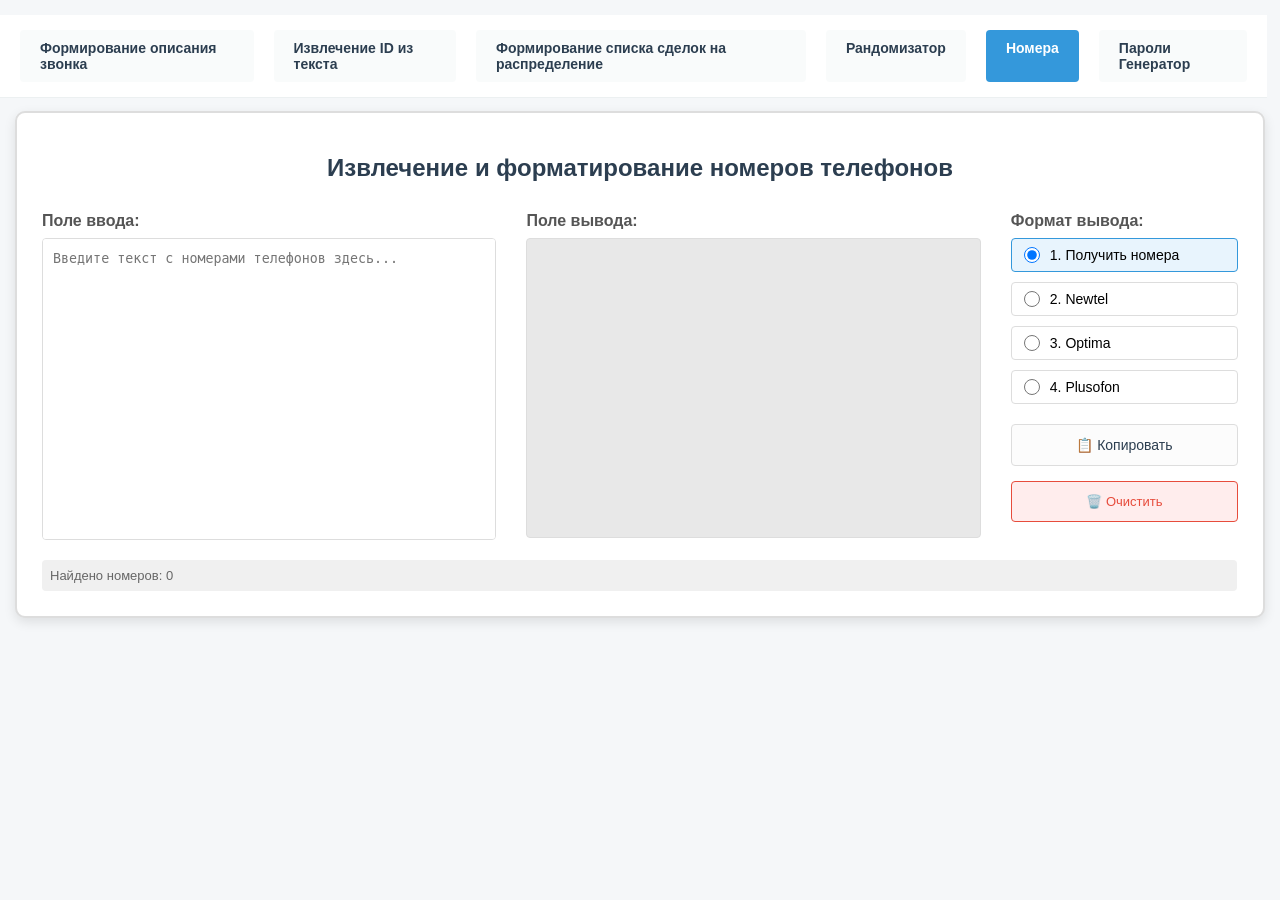
<file: page5.html>
<!DOCTYPE html>
<html lang="ru">
<head>
    <meta charset="UTF-8">
    <meta name="viewport" content="width=device-width, initial-scale=1.0">
    <title>Извлечение и форматирование номеров телефонов</title>
    <link rel="icon" href="images/icons/page2.png" type="image/png">
    
    <script src="header.js" defer></script>

    <style>
        body {
            font-family: Arial, sans-serif;
            max-width: 1300px;
            margin: 0 auto;
            padding: 15px;
            background-color: #f5f7f9;
        }
        .container {
            background-color: white;
            padding: 25px;
            border-radius: 10px;
            border: 2px solid #ddd;
            box-shadow: 0 4px 12px rgba(0, 0, 0, 0.1);
            display: flex;
            flex-direction: column;
        }
        .fields-row {
            display: flex;
            gap: 30px;
            margin-bottom: 20px;
        }
        .input-section, .output-section {
            flex: 2; /* 2 части из 5 */
        }
        .format-section {
            flex: 1; /* 1 часть из 5 */
            display: flex;
            flex-direction: column;
        }
        h1 {
            color: #2c3e50;
            text-align: center;
            margin-bottom: 30px;
            font-size: 24px;
            width: 100%;
        }
        .field-group {
            margin-bottom: 0px;
            position: relative;
        }
        label {
            display: block;
            margin-bottom: 8px;
            font-weight: bold;
            color: #555;
        }
        .textarea-container {
            position: relative;
            height: 300px;
            border: 1px solid #ddd;
            border-radius: 4px;
            overflow: hidden;
        }
        textarea {
            width: 100%;
            height: 100%;
            padding: 10px;
            border: none;
            border-radius: 0;
            font-family: monospace;
            resize: none;
            box-sizing: border-box;
            line-height: 1.5;
        }
        #input {
            background-color: white;
        }
        .output-container {
            background-color: #e8e8e8;
            border: 1px solid #ddd;
            border-radius: 4px;
            padding: 10px;
            height: 300px;
            overflow-y: auto;
            font-family: monospace;
            line-height: 1;
            box-sizing: border-box;
            display: block;
        }
        .output-table {
            width: 100%;
            border-collapse: collapse;
            height: auto;
            vertical-align: top;
        }
        .output-table-wrapper {
            height: auto;
            overflow: auto;
        }
        .line-number-cell {
            width: 20px;
            color: #888;
            font-size: 12px;
            text-align: right;
            padding-right: 10px;
            vertical-align: top;
            user-select: none;
            -webkit-user-select: none;
            -moz-user-select: none;
            -ms-user-select: none;
            border-right: 1px solid #ccc;
            padding-top: 4px;
            padding-bottom: 4px;
        }
        .id-cell {
            padding-left: 10px;
            vertical-align: top;
            word-break: break-all;
            padding-top: 4px;
            padding-bottom: 4px;
        }
        .output-table tr {
            vertical-align: top;
            height: auto;
        }
        .copy-button {
            padding: 12px 20px;
            background: #fcfcfc;
            color: #2c3e50;
            border: 1px solid #ddd;
            border-radius: 4px;
            cursor: pointer;
            font-size: 14px;
            transition: all 0.2s;
            display: flex;
            align-items: center;
            justify-content: center;
            gap: 8px;
            width: 100%;
            min-height: 36px;
            white-space: nowrap;
        }

        .copy-button:hover {
            background-color: #e0e0e0;
        }
        .copy-button:active {
            transform: none;
        }
        .copy-button.copied {
            background-color: #2ecc71;
            color: white;
        }

        .copy-button:disabled {
            background-color: #cccccc;
            cursor: not-allowed;
        }
        .stats {
            padding: 8px;
            background-color: #f0f0f0;
            border-radius: 4px;
            font-size: 13px;
            color: #666;
            width: 98.6%;
            text-align: left;
        }
        .duplicates-warning {
            color: #e74c3c;
            font-weight: bold;
        }
        .duplicates-line-numbers {
            color: #ff8787;
        }
        @keyframes fadeIn {
            from { opacity: 0; transform: scale(0.8); }
            to { opacity: 1; transform: scale(1); }
        }
        .success-animation {
            animation: fadeIn 0.3s ease;
        }

        .clear-btn {
            display: flex;
            align-items: center;
            justify-content: center;
            gap: 8px;
            width: 100%;
            padding: 12px 20px;
            background-color: #ffeded;
            border: 1px solid #e74c3c;
            border-radius: 4px;
            color: #e74c3c;
            font-size: 13px;
            font-weight: regular;
            cursor: pointer;
            transition: all 0.2s ease;
            min-height: 36px;
        }
        .clear-btn:hover {
            background-color: #ffabab;
            box-shadow: 0 4px 8px rgba(231, 76, 60, 0.2);
        }
        .clear-btn:active {
            background-color: #ff5959;
            color: white;
        }

        .clear-btn:disabled {
            background-color: #cccccc;
            cursor: not-allowed;
            border-color: #999;
            color: #999;
        }

        .clear-btn.cleared {
            background-color: #e74c3c;
            color: white;
        }

        .buttons-container {
            display: flex;
            flex-direction: column;
            gap: 15px;
            width: 100%;
        }
        
        .format-selector {
            margin-bottom: 20px;
            display: flex;
            flex-direction: column;
            gap: 10px;
        }
        
        .format-selector label {
            margin-bottom: 0;
            white-space: nowrap;
        }
        
        .radio-group {
            display: flex;
            flex-direction: column;
            gap: 10px;
        }
        
        .radio-option {
            display: flex;
            align-items: center;
            gap: 10px;
            padding: 8px 12px;
            border-radius: 4px;
            border: 1px solid #ddd;
            background-color: white;
            cursor: pointer;
            transition: all 0.2s;
        }
        
        .radio-option:hover {
            background-color: #f5f5f5;
        }
        
        .radio-option.selected {
            background-color: #e8f4fd;
            border-color: #3498db;
        }
        
        .radio-option input[type="radio"] {
            margin: 0;
            width: 16px;
            height: 16px;
            cursor: pointer;
        }
        
        .radio-option span {
            font-size: 14px;
            cursor: pointer;
        }
        
        .format-section {
            display: flex;
            flex-direction: column;
            justify-content: flex-start;
        }
        
        .format-section .field-group {
            height: 300px;
            display: flex;
            flex-direction: column;
        }
        
        .format-section-content {
            flex: 1;
            display: flex;
            flex-direction: column;
            justify-content: space-between;
        }
        
        .stats-container {
            display: flex;
            flex-direction: column;
            gap: 15px;
        }
        
        @media (max-width: 768px) {
            .fields-row {
                flex-direction: column;
            }
            .buttons-container {
                flex-direction: column;
                gap: 10px;
            }
            .copy-button, .clear-btn {
                width: 100%;
            }
            .format-section .field-group {
                height: auto;
            }
            .input-section, .output-section, .format-section {
                flex: 1;
            }
        }
    </style>
</head>
<body>
    <div class="container">
        <h1>Извлечение и форматирование номеров телефонов</h1>
        <div class="fields-row">
            <!-- Поле ввода -->
            <div class="input-section">
                <div class="field-group">
                    <label for="input">Поле ввода:</label>
                    <div class="textarea-container">
                        <textarea id="input" placeholder="Введите текст с номерами телефонов здесь..."></textarea>
                    </div>
                </div>
            </div>
            
            <!-- Поле вывода -->
            <div class="output-section">
                <div class="field-group">
                    <label>Поле вывода:</label>
                    <div class="output-container" id="outputContainer">
                        <div class="output-table-wrapper">
                            <table class="output-table" id="outputTable">
                                <!-- Таблица будет заполняться через JavaScript -->
                            </table>
                        </div>
                    </div>
                </div>
            </div>
            
            <!-- Формат ввода и кнопки -->
            <div class="format-section">
                <div class="field-group">
                    <label>Формат вывода:</label>
                    <div class="format-section-content">
                        <div class="format-selector">
                            <div class="radio-group">
                                <div class="radio-option selected" data-value="plain">
                                    <input type="radio" id="formatPlain" name="format" value="plain" checked>
                                    <span>1. Получить номера</span>
                                </div>
                                <div class="radio-option" data-value="newtel">
                                    <input type="radio" id="formatNewtel" name="format" value="newtel">
                                    <span>2. Newtel</span>
                                </div>
                                <div class="radio-option" data-value="optima">
                                    <input type="radio" id="formatOptima" name="format" value="optima">
                                    <span>3. Optima</span>
                                </div>
                                <div class="radio-option" data-value="plusofon">
                                    <input type="radio" id="formatPlusofon" name="format" value="plusofon">
                                    <span>4. Plusofon</span>
                                </div>
                            </div>
                        </div>
                        
                        <div class="buttons-container">
                            <button class="copy-button" id="copyButton">
                                📋 Копировать
                            </button>
                            
                            <button class="clear-btn" id="clearButton">
                                🗑️ Очистить
                            </button>
                        </div>
                    </div>
                </div>
            </div>
        </div>
        
        <!-- Статистика под всеми полями -->
        <div class="stats-container">
            <div class="stats" id="stats">Найдено номеров: 0</div>
        </div>
    </div>

    <script>
        // Основная функция для поиска номеров телефонов в тексте
        function extractPhoneNumbers(text) {
            // Улучшенное регулярное выражение для поиска российских номеров телефонов
            // Оно находит номера в различных форматах:
            // +7XXXXXXXXXX, +7 (XXX) XXX-XX-XX, +7-XXX-XXX-XX-XX, 8XXXXXXXXXX, 8(XXX)XXX-XX-XX и т.д.
            const phoneRegex = /(?:\+7|7|8)[\s\-\(]*(?:\d[\s\-\(\)]*){10}/g;
            
            const matches = [];
            let match;
            
            // Сбрасываем индекс регулярного выражения
            phoneRegex.lastIndex = 0;
            
            // Ищем все совпадения
            while ((match = phoneRegex.exec(text)) !== null) {
                // Извлекаем только цифры из номера
                const cleanNumber = match[0].replace(/\D/g, '');
                
                // Преобразуем в формат 7XXXXXXXXXX
                let formattedNumber = cleanNumber;
                if (formattedNumber.startsWith('8')) {
                    formattedNumber = '7' + formattedNumber.substring(1);
                } else if (formattedNumber.startsWith('+7')) {
                    formattedNumber = '7' + formattedNumber.substring(2);
                } else if (formattedNumber.startsWith('7') && formattedNumber.length === 11) {
                    // Уже в правильном формате
                } else if (formattedNumber.startsWith('7') && formattedNumber.length > 11) {
                    // Если номер начинается с 7 и содержит более 11 цифр, берем первые 11
                    formattedNumber = formattedNumber.substring(0, 11);
                }
                
                // Проверяем длину номера (должно быть 11 цифр)
                if (formattedNumber.length === 11 && formattedNumber.startsWith('7')) {
                    matches.push(formattedNumber);
                }
            }
            
            // Убираем дубликаты, оставляя только уникальные номера в порядке их появления
            const uniqueMatches = [];
            const seen = new Set();
            
            for (const phone of matches) {
                if (!seen.has(phone)) {
                    seen.add(phone);
                    uniqueMatches.push(phone);
                }
            }
            
            return uniqueMatches;
        }
        
        // Альтернативный метод извлечения номеров (более простой и надежный)
        function extractPhoneNumbersAlternative(text) {
            // Ищем последовательности из 11 цифр, которые могут начинаться с +7, 7 или 8
            const phoneRegex = /(?:\+7|7|8)[\s\-\(\)]*\d[\s\-\(\)]*\d[\s\-\(\)]*\d[\s\-\(\)]*\d[\s\-\(\)]*\d[\s\-\(\)]*\d[\s\-\(\)]*\d[\s\-\(\)]*\d[\s\-\(\)]*\d[\s\-\(\)]*\d/g;
            
            const matches = [];
            let match;
            
            // Сбрасываем индекс регулярного выражения
            phoneRegex.lastIndex = 0;
            
            // Ищем все совпадения
            while ((match = phoneRegex.exec(text)) !== null) {
                // Извлекаем только цифры из номера
                const cleanNumber = match[0].replace(/\D/g, '');
                
                // Преобразуем в формат 7XXXXXXXXXX
                let formattedNumber = cleanNumber;
                if (formattedNumber.startsWith('8')) {
                    formattedNumber = '7' + formattedNumber.substring(1);
                } else if (formattedNumber.startsWith('+7')) {
                    formattedNumber = '7' + formattedNumber.substring(2);
                }
                
                // Проверяем длину номера (должно быть 11 цифр)
                if (formattedNumber.length === 11 && formattedNumber.startsWith('7')) {
                    matches.push(formattedNumber);
                }
            }
            
            // Убираем дубликаты, оставляя только уникальные номера в порядке их появления
            const uniqueMatches = [];
            const seen = new Set();
            
            for (const phone of matches) {
                if (!seen.has(phone)) {
                    seen.add(phone);
                    uniqueMatches.push(phone);
                }
            }
            
            return uniqueMatches;
        }
        
        // Функция для поиска дубликатов
        function findDuplicates(matches) {
            const duplicates = {};
            const lineNumbers = {};
            
            for (let i = 0; i < matches.length; i++) {
                const phone = matches[i];
                if (!lineNumbers[phone]) {
                    lineNumbers[phone] = [];
                }
                lineNumbers[phone].push(i + 1);
            }
            
            for (const phone in lineNumbers) {
                if (lineNumbers[phone].length > 1) {
                    duplicates[phone] = lineNumbers[phone];
                }
            }
            
            return duplicates;
        }
        
        // Функция для форматирования номеров в зависимости от выбранного формата
        function formatPhoneNumbers(phoneNumbers, format) {
            switch(format) {
                case 'plain':
                    // Простой формат - каждый номер на новой строке
                    return phoneNumbers.map(phone => phone).join('\n');
                    
                case 'newtel':
                    // Newtel формат - добавляем "n" к каждому номеру и разделяем "^"
                    return phoneNumbers.map(phone => `n${phone}`).join('^');
                    
                case 'optima':
                    // Optima формат - добавляем "o" к каждому номеру и разделяем "^"
                    return phoneNumbers.map(phone => `o${phone}`).join('^');
                    
                case 'plusofon':
                    // Plusofon формат - добавляем "p" к каждому номеру и разделяем "^"
                    return phoneNumbers.map(phone => `p${phone}`).join('^');
                    
                default:
                    return phoneNumbers.map(phone => phone).join('\n');
            }
        }

        // Основная функция обработки текста
        function processText() {
            const inputText = document.getElementById('input').value;
            const selectedFormat = document.querySelector('input[name="format"]:checked').value;
            
            const phoneNumbers = extractPhoneNumbersAlternative(inputText);
            const outputTable = document.getElementById('outputTable');
            const stats = document.getElementById('stats');
            const duplicatesElement = document.getElementById('duplicates');
            
            // Очищаем таблицу
            outputTable.innerHTML = '';
            
            if (phoneNumbers.length > 0) {
                const formattedOutput = formatPhoneNumbers(phoneNumbers, selectedFormat);
                const outputLines = formattedOutput.split('\n');
                
                // Заполняем таблицу
                outputLines.forEach((line, index) => {
                    const row = document.createElement('tr');
                    
                    const lineNumberCell = document.createElement('td');
                    lineNumberCell.className = 'line-number-cell';
                    lineNumberCell.textContent = (index + 1);
                    
                    const idCell = document.createElement('td');
                    idCell.className = 'id-cell';
                    idCell.textContent = line;
                    
                    row.appendChild(lineNumberCell);
                    row.appendChild(idCell);
                    outputTable.appendChild(row);
                });
                
                stats.textContent = `Найдено номеров: ${phoneNumbers.length}`;
                
                const duplicates = findDuplicates(phoneNumbers);
                const duplicateCount = Object.keys(duplicates).length;
                
                if (duplicateCount > 0) {
                    let duplicateInfo = [];
                    
                    for (const phone in duplicates) {
                        const lineNumbers = duplicates[phone].map(num => 
                            `<span class="duplicates-line-numbers">${num}</span>`
                        ).join('<span class="duplicates-line-numbers"> и </span>');
                        duplicateInfo.push(`<span class="duplicates-line-numbers">Строки:</span> ${lineNumbers}`);
                    }
                    
                    duplicatesElement.innerHTML = `Найдено дублей: <span class="duplicates-warning">${duplicateCount}</span> (<span class="duplicates-warning">${duplicateInfo.join('; ')}</span>)`;
                } else {
                    duplicatesElement.textContent = 'Найдено дублей: 0';
                    duplicatesElement.innerHTML = duplicatesElement.textContent;
                }
            } else {
                stats.textContent = 'Найдено номеров: 0';
                duplicatesElement.textContent = 'Найдено дублей: 0';
                duplicatesElement.innerHTML = duplicatesElement.textContent;
            }
        }

        // Функция для копирования текста в буфер обмена
        async function copyToClipboard() {
            const outputTable = document.getElementById('outputTable');
            const rows = outputTable.getElementsByTagName('tr');
            let outputText = '';
            
            // Собираем текст из таблицы
            for (let i = 0; i < rows.length; i++) {
                const cells = rows[i].getElementsByTagName('td');
                if (cells.length > 1) {
                    outputText += cells[1].textContent + (i < rows.length - 1 ? '\n' : '');
                }
            }
            
            if (!outputText.trim()) {
                alert('Нет данных для копирования');
                return;
            }
            
            const copyButton = document.getElementById('copyButton');
            
            try {
                copyButton.disabled = true;
                copyButton.innerHTML = '⏳ Копирование...';
                
                await navigator.clipboard.writeText(outputText.trim());
                
                copyButton.innerHTML = '✅ Скопировано!';
                copyButton.classList.add('success-animation', 'copied');
                
                setTimeout(() => {
                    copyButton.innerHTML = '📋 Копировать';
                    copyButton.classList.remove('success-animation', 'copied');
                    copyButton.disabled = false;
                }, 2000);
                
            } catch (err) {
                // Fallback для старых браузеров
                const textArea = document.createElement('textarea');
                textArea.value = outputText.trim();
                document.body.appendChild(textArea);
                textArea.select();
                
                try {
                    const successful = document.execCommand('copy');
                    
                    if (successful) {
                        copyButton.innerHTML = '✅ Скопировано!';
                        copyButton.classList.add('success-animation', 'copied');
                        
                        setTimeout(() => {
                            copyButton.innerHTML = '📋 Копировать';
                            copyButton.classList.remove('success-animation', 'copied');
                            copyButton.disabled = false;
                        }, 2000);
                    } else {
                        throw new Error('execCommand не сработал');
                    }
                    
                } catch (err) {
                    copyButton.innerHTML = '📋 Копировать';
                    copyButton.disabled = false;
                    alert('Не удалось скопировать текст автоматически. Пожалуйста, скопируйте текст вручную.');
                }
                
                document.body.removeChild(textArea);
            }
        }

        function clearAllFields() {
            const clearButton = document.getElementById('clearButton');
            const hasContent = document.getElementById('input').value || document.getElementById('outputTable').rows.length > 0;
            
            if (!hasContent) {
                alert('Нет данных для очистки');
                return;
            }
            
            document.getElementById('input').value = '';
            document.getElementById('outputTable').innerHTML = '';
            document.getElementById('stats').textContent = 'Найдено номеров: 0';
            document.getElementById('duplicates').textContent = 'Найдено дублей: 0';
            document.getElementById('duplicates').innerHTML = document.getElementById('duplicates').textContent;
            
            clearButton.innerHTML = '✅ Очищено!';
            clearButton.classList.add('success-animation', 'cleared');
            
            setTimeout(() => {
                clearButton.innerHTML = '🗑️ Очистить';
                clearButton.classList.remove('success-animation', 'cleared');
            }, 2000);
        }

        // Обработчики для радиокнопок
        function setupRadioButtons() {
            const radioOptions = document.querySelectorAll('.radio-option');
            
            radioOptions.forEach(option => {
                const radioInput = option.querySelector('input[type="radio"]');
                const optionValue = option.dataset.value;
                
                // Клик по всей области опции
                option.addEventListener('click', function(e) {
                    if (e.target !== radioInput) {
                        radioInput.checked = true;
                    }
                    
                    // Обновляем стили
                    radioOptions.forEach(opt => opt.classList.remove('selected'));
                    option.classList.add('selected');
                    
                    // Запускаем обработку текста
                    processText();
                });
                
                // Изменение радиокнопки
                radioInput.addEventListener('change', function() {
                    if (this.checked) {
                        radioOptions.forEach(opt => opt.classList.remove('selected'));
                        option.classList.add('selected');
                        processText();
                    }
                });
            });
        }

        // Инициализация событий
        document.getElementById('input').addEventListener('input', processText);
        
        window.addEventListener('load', function() {
            setupRadioButtons();
            processText();
        });
        
        document.getElementById('copyButton').addEventListener('click', copyToClipboard);
        document.getElementById('clearButton').addEventListener('click', clearAllFields);

        document.getElementById('input').addEventListener('paste', function(e) {
            setTimeout(processText, 100);
        });
    </script>
</body>
</html>
</file>
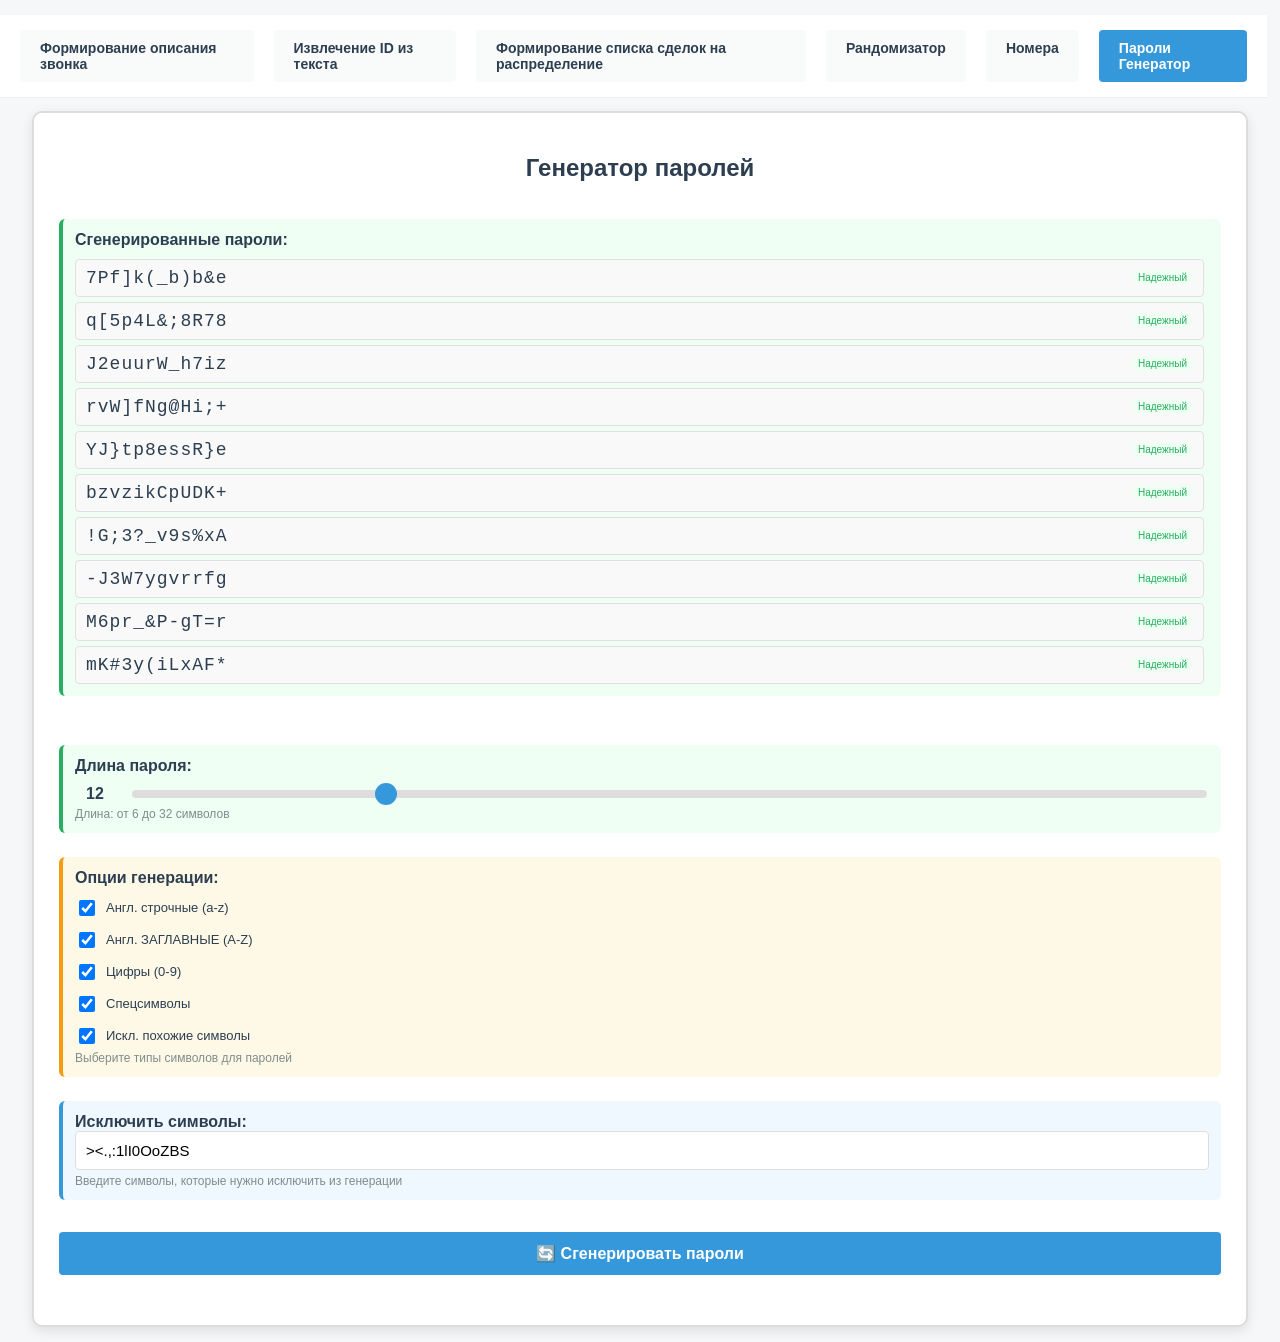
<file: page6.html>
<!DOCTYPE html>
<html lang="ru">
<head>
    <meta charset="UTF-8">
    <meta name="viewport" content="width=device-width, initial-scale=1.0">
    <title>Генератор паролей</title>
    <link rel="icon" href="images/icons/page1.png" type="image/png">
    
    <script src="header.js" defer></script>
    
    <style>
        body {
            font-family: Arial, sans-serif;
            width: 1300px;
            margin: 5px auto;
            padding: 10px;
            background-color: #f5f7f9;
        }
        .container {
            border: 2px solid #ddd;
            padding: 25px;
            border-radius: 10px;
            background-color: white;
            box-shadow: 0 4px 12px rgba(0, 0, 0, 0.1);
        }
        h1 {
            color: #2c3e50;
            text-align: center;
            margin-bottom: 25px;
            font-size: 24px;
        }
        .info-field {
            margin: 12px 0;
            padding: 12px;
            background-color: #f9f9f9;
            border-radius: 6px;
            border-left: 4px solid #95a5a6;
            display: flex;
            justify-content: space-between;
            align-items: center;
            transition: all 0.2s ease;
            width: 100%;
            box-sizing: border-box;
        }
        .info-field.gray {
            border-left-color: #95a5a6;
        }
        .info-field.yellow {
            border-left-color: #f39c12;
            background-color: #fef9e7;
        }
        .info-field.green {
            border-left-color: #27ae60;
            background-color: #f0fff4;
        }
        .info-field.blue {
            border-left-color: #3498db;
            background-color: #f0f8ff;
        }
        .info-label {
            font-weight: bold;
            color: #2c3e50;
            margin-right: 10px;
            min-width: 150px;
        }
        .info-content {
            flex-grow: 1;
        }
        .input-field {
            width: 100%;
            padding: 10px;
            border: 1px solid #ddd;
            border-radius: 4px;
            box-sizing: border-box;
            font-size: 15px;
            transition: border-color 0.3s;
            background-color: white;
        }
        .input-field:focus {
            border-color: #3498db;
            outline: none;
            box-shadow: 0 0 0 2px rgba(52, 152, 219, 0.2);
        }
        .input-field:disabled {
            background-color: #f5f5f5;
            cursor: not-allowed;
            opacity: 0.6;
        }
        .hint {
            font-size: 12px;
            color: #7f8c8d;
            margin-top: 4px;
        }
        .success-message {
            color: #2ecc71;
            font-weight: bold;
            text-align: center;
            margin-top: 15px;
            display: none;
        }
        @keyframes fadeIn {
            from { opacity: 0; transform: scale(0.8); }
            to { opacity: 1; transform: scale(1); }
        }
        .success-animation {
            animation: fadeIn 0.3s ease;
        }
        .copy-animation {
            animation: fadeIn 0.2s ease;
        }

        /* Двухколоночный макет */
        .main-layout {
            display: flex;
            gap: 25px;
            margin-bottom: 20px;
        }
        .left-panel {
            flex: 1.2;
            display: flex;
            flex-direction: column;
        }
        .right-panel {
            flex: 0.8;
            display: flex;
            flex-direction: column;
        }

        /* Стили для ползунка длины пароля */
        .slider-container {
            display: flex;
            align-items: center;
            gap: 15px;
            margin-top: 10px;
        }
        .slider-value {
            font-weight: bold;
            color: #2c3e50;
            min-width: 40px;
            text-align: center;
        }
        .slider {
            flex-grow: 1;
            height: 8px;
            -webkit-appearance: none;
            appearance: none;
            background: #ddd;
            border-radius: 4px;
            outline: none;
        }
        .slider::-webkit-slider-thumb {
            -webkit-appearance: none;
            appearance: none;
            width: 22px;
            height: 22px;
            border-radius: 50%;
            background: #3498db;
            cursor: pointer;
        }
        .slider::-moz-range-thumb {
            width: 22px;
            height: 22px;
            border-radius: 50%;
            background: #3498db;
            cursor: pointer;
            border: none;
        }

        /* Стили для чекбоксов */
        .options-container {
            display: grid;
            grid-template-columns: repeat(2, 1fr);
            gap: 10px;
            margin-top: 10px;
        }
        .option-group {
            display: flex;
            align-items: center;
            gap: 8px;
        }
        .option-group label {
            font-size: 13px;
            color: #2c3e50;
            cursor: pointer;
        }
        .option-group input[type="checkbox"] {
            width: 16px;
            height: 16px;
            cursor: pointer;
        }
        .option-group.disabled {
            opacity: 0.5;
        }
        .option-group.disabled label {
            cursor: not-allowed;
        }
        .option-group.disabled input[type="checkbox"] {
            cursor: not-allowed;
        }

        /* Стили для списка паролей */
        .passwords-container {
            display: flex;
            flex-direction: column;
            gap: 5px; /* Уменьшенный отступ между строк */
            margin-top: 10px;
            max-height: 500px;
            overflow-y: auto;
            padding-right: 5px;
        }
        .password-item {
            display: flex;
            justify-content: space-between;
            align-items: center;
            padding: 3px 10px; /* Уменьшена высота строки */
            border: 1px solid #e0e0e0;
            border-radius: 4px;
            background-color: #f9f9f9;
            transition: all 0.2s;
            cursor: pointer; /* Курсор для клика */
            min-height: 30px; /* Фиксированная минимальная высота */
        }
        .password-item:hover {
            background-color: #f0f0f0;
            border-color: #3498db;
            transform: translateY(-1px);
        }
        .password-item.copied {
            background-color: #f0fff4;
            border-color: #27ae60;
        }
        .password-text {
            font-family: monospace;
            font-size: 18px;
            letter-spacing: 1px;
            color: #2c3e50;
            word-break: break-all;
            flex-grow: 1;
            overflow: hidden;
            text-overflow: ellipsis;
            white-space: nowrap;
        }
        .password-text.full {
            white-space: normal;
            word-break: break-all;
            overflow: visible;
        }
        .password-strength {
            font-size: 10px; /* Уменьшен размер шрифта */
            padding: 2px 6px;
            border-radius: 10px;
            margin-left: 10px;
            white-space: nowrap;
            flex-shrink: 0;
        }
        .strength-weak {
            background-color: #ffeded;
            color: #e74c3c;
        }
        .strength-medium {
            background-color: #fef9e7;
            color: #f39c12;
        }
        .strength-strong {
            background-color: #f0fff4;
            color: #27ae60;
        }
        .strength-copied {
            background-color: #3498db;
            color: white;
        }

        /* Кнопка генерации */
        .action-btn {
            display: flex;
            align-items: center;
            justify-content: center;
            gap: 8px;
            width: 100%;
            padding: 12px 20px;
            margin: 20px 0 5px 0;
            background-color: #3498db;
            border: none;
            border-radius: 4px;
            color: white;
            font-size: 16px;
            font-weight: bold;
            cursor: pointer;
            transition: all 0.2s ease;
            min-height: 36px;
        }
        .action-btn:hover {
            background-color: #2980b9;
            box-shadow: 0 4px 8px rgba(52, 152, 219, 0.2);
        }
        .action-btn:active {
            background-color: #1c6ea4;
        }

        /* Мобильная адаптация */
        @media (max-width: 1350px) {
            body {
                width: 95%;
            }
            .main-layout {
                flex-direction: column;
            }
            .options-container {
                grid-template-columns: 1fr;
            }
        }
    </style>
</head>
<body>
    <div class="container">
        <h1>Генератор паролей</h1>
        
        <!-- Основной двухпанельный макет -->
        <div class="main-layout">
            <!-- Левая панель: Сгенерированные пароли -->
            <div class="left-panel">
                <div class="info-field green" id="passwordsField">
                    <div class="info-content">
                        <div class="info-label">Сгенерированные пароли:</div>
                        <div class="passwords-container" id="passwordsList">
                            <!-- Здесь будут отображаться пароли -->
                            <div class="password-item">
                                <span class="password-text">Нажмите кнопку "Сгенерировать пароли"</span>
                            </div>
                        </div>
                    </div>
                </div>
            </div>
            
            <!-- Правая панель: Настройки -->
            <div class="right-panel">
                <!-- Длина пароля -->
                <div class="info-field green" id="lengthField">
                    <div class="info-content">
                        <div class="info-label">Длина пароля:</div>
                        <div class="slider-container">
                            <span class="slider-value" id="lengthValue">12</span>
                            <input type="range" id="lengthSlider" class="slider" min="6" max="32" value="12" step="1">
                        </div>
                        <div class="hint">Длина: от 6 до 32 символов</div>
                    </div>
                </div>
                
                <!-- Опции генерации -->
                <div class="info-field yellow" id="optionsField">
                    <div class="info-content">
                        <div class="info-label">Опции генерации:</div>
                        <div class="options-container">
                            <!-- Основные опции -->
                            <div class="option-group">
                                <input type="checkbox" id="lowercase" checked>
                                <label for="lowercase">Англ. строчные (a-z)</label>
                            </div>
                            <div class="option-group">
                                <input type="checkbox" id="uppercase" checked>
                                <label for="uppercase">Англ. ЗАГЛАВНЫЕ (A-Z)</label>
                            </div>
                            <div class="option-group">
                                <input type="checkbox" id="numbers" checked>
                                <label for="numbers">Цифры (0-9)</label>
                            </div>
                            <div class="option-group">
                                <input type="checkbox" id="symbols" checked>
                                <label for="symbols">Спецсимволы</label>
                            </div>
                            
                            <!-- Дополнительные опции -->
                            <div class="option-group">
                                <input type="checkbox" id="excludeAmbiguous" checked>
                                <label for="excludeAmbiguous">Искл. похожие символы</label>
                            </div>
                        </div>
                        <div class="hint">Выберите типы символов для паролей</div>
                    </div>
                </div>
                
                <!-- Поле для исключения выбранных символов -->
                <div class="info-field blue" id="customExcludeField">
                    <div class="info-content">
                        <div class="info-label">Исключить символы:</div>
                        <input type="text" 
                               class="input-field" 
                               id="excludeCustomChars" 
                               placeholder="Введите символы для исключения">
                        <div class="hint">Введите символы, которые нужно исключить из генерации</div>
                    </div>
                </div>
                
                <!-- Кнопка генерации -->
                <button class="action-btn" id="generateBtn">
                    🔄 Сгенерировать пароли
                </button>
            </div>
        </div>
        
    </div>

    <script>
        // Наборы символов
        const charSets = {
            lowercase: 'abcdefghijklmnopqrstuvwxyz',
            uppercase: 'ABCDEFGHIJKLMNOPQRSTUVWXYZ',
            numbers: '0123456789',
            symbols: '!@#$%^&*()_+-=[]{};:<>?.,'
        };

        // Похожие символы для исключения
        const similarChars = {
            ambiguous: '1lI0OoZBS' // неоднозначные символы
        };

        // Элементы DOM
        const lengthSlider = document.getElementById('lengthSlider');
        const lengthValue = document.getElementById('lengthValue');
        const passwordsList = document.getElementById('passwordsList');
        const generateBtn = document.getElementById('generateBtn');
        const excludeAmbiguous = document.getElementById('excludeAmbiguous');
        const excludeCustomChars = document.getElementById('excludeCustomChars');
        
        // Настройки по умолчанию
        let passwordLength = 12;
        let passwords = [];
        let autoGenerateTimeout = null;

        // Инициализация
        document.addEventListener('DOMContentLoaded', function() {
            // Обновление значения длины пароля
            lengthSlider.addEventListener('input', function() {
                passwordLength = parseInt(this.value);
                lengthValue.textContent = passwordLength;
                autoGeneratePasswords();
            });

            // Обработчик для чекбокса исключения похожих символов
            excludeAmbiguous.addEventListener('change', updateExcludeField);

            // Обработчик ввода символов для исключения
            excludeCustomChars.addEventListener('input', function() {
                autoGeneratePasswords();
            });

            // Обработчики для остальных чекбоксов
            document.querySelectorAll('#lowercase, #uppercase, #numbers, #symbols').forEach(checkbox => {
                checkbox.addEventListener('change', autoGeneratePasswords);
            });

            // Обработчик для кнопки генерации
            generateBtn.addEventListener('click', generatePasswords);
            
            // Инициализируем поле исключений при загрузке
            initializeExcludeField();
            
            // Генерируем пароли при загрузке страницы
            generatePasswords();
        });

        // Инициализация поля исключения при загрузке
        function initializeExcludeField() {
            let initialValue = '><.,:'; // Базовые символы для исключения
            
            // Добавляем символы из галочки "Искл. похожие символы", если она отмечена
            if (excludeAmbiguous.checked) {
                initialValue += '1lI0OoZBS';
            }
            
            // Удаляем дубликаты и устанавливаем значение
            excludeCustomChars.value = [...new Set(initialValue)].join('');
        }

        // Обновление поля исключения символов
        function updateExcludeField() {
            let currentValue = excludeCustomChars.value;
            
            // Символы из галочки для добавления/удаления
            const ambiguousChars = '1lI0OoZBS';
            
            // Удаляем символы, если галочка снята
            if (!excludeAmbiguous.checked) {
                for (let char of ambiguousChars) {
                    currentValue = currentValue.replace(new RegExp(char.replace(/[.*+?^${}()|[\]\\]/g, '\\$&'), 'g'), '');
                }
            }
            
            // Добавляем символы, если галочка включена
            if (excludeAmbiguous.checked) {
                for (let char of ambiguousChars) {
                    if (!currentValue.includes(char)) {
                        currentValue += char;
                    }
                }
            }
            
            // Удаляем дубликаты
            currentValue = [...new Set(currentValue)].join('');
            
            // Обновляем поле
            excludeCustomChars.value = currentValue;
            
            // Запускаем генерацию
            autoGeneratePasswords();
        }

        // Функция для автоматической генерации с задержкой
        function autoGeneratePasswords() {
            // Отменяем предыдущий таймаут
            if (autoGenerateTimeout) {
                clearTimeout(autoGenerateTimeout);
            }
            
            // Устанавливаем новый таймаут для генерации через 300 мс
            autoGenerateTimeout = setTimeout(generatePasswords, 300);
        }

        // Генерация одного пароля
        function generatePassword() {
            let availableChars = '';
            
            // Добавляем выбранные наборы символов
            if (document.getElementById('lowercase').checked) {
                availableChars += charSets.lowercase;
            }
            if (document.getElementById('uppercase').checked) {
                availableChars += charSets.uppercase;
            }
            if (document.getElementById('numbers').checked) {
                availableChars += charSets.numbers;
            }
            if (document.getElementById('symbols').checked) {
                availableChars += charSets.symbols;
            }

            // Проверяем, что есть хотя бы один набор символов
            if (availableChars.length === 0) {
                return 'Выберите хотя бы один тип символов!';
            }

            // Исключаем пользовательские символы
            const customExclude = document.getElementById('excludeCustomChars').value;
            if (customExclude) {
                availableChars = availableChars.split('').filter(char => 
                    !customExclude.includes(char)
                ).join('');
            }

            // Проверяем, что после исключений остались символы
            if (availableChars.length === 0) {
                return 'Нет доступных символов с текущими настройками!';
            }

            // Генерируем пароль
            let password = '';
            for (let i = 0; i < passwordLength; i++) {
                const randomIndex = Math.floor(Math.random() * availableChars.length);
                password += availableChars[randomIndex];
            }

            return password;
        }

        // Оценка сложности пароля
        function getPasswordStrength(password) {
            let score = 0;
            
            // Длина пароля
            if (password.length >= 12) score += 2;
            else if (password.length >= 8) score += 1;
            
            // Разнообразие символов
            const hasLowercase = /[a-z]/.test(password);
            const hasUppercase = /[A-Z]/.test(password);
            const hasNumbers = /\d/.test(password);
            const hasSymbols = /[!@#$%^&*()_+\-=\[\]{}|;:,.<>?]/.test(password);
            
            if (hasLowercase) score += 1;
            if (hasUppercase) score += 1;
            if (hasNumbers) score += 1;
            if (hasSymbols) score += 2;
            
            // Определяем уровень сложности
            if (score >= 6) return { level: 'strong', text: 'Надежный' };
            if (score >= 4) return { level: 'medium', text: 'Средний' };
            return { level: 'weak', text: 'Слабый' };
        }

        // Копирование пароля
        function copyPassword(password, element) {
            navigator.clipboard.writeText(password).then(() => {
                // Показываем визуальную обратную связь
                element.classList.add('copied');
                element.classList.add('copy-animation');
                
                // Сохраняем оригинальный пароль и оценку
                const originalPassword = password;
                const originalStrength = getPasswordStrength(password);
                
                // Меняем только правую часть с оценкой на "Скопировано"
                const strengthElement = element.querySelector('.password-strength');
                if (strengthElement) {
                    strengthElement.textContent = 'Скопировано';
                    strengthElement.className = 'password-strength strength-copied';
                }
                
                // Возвращаем исходный вид через 1.5 секунды
                setTimeout(() => {
                    element.classList.remove('copied');
                    element.classList.remove('copy-animation');
                    if (strengthElement) {
                        strengthElement.textContent = originalStrength.text;
                        strengthElement.className = `password-strength strength-${originalStrength.level}`;
                    }
                }, 1500);
                
            }).catch(err => {
                console.error('Ошибка при копировании: ', err);
                alert('Не удалось скопировать пароль');
            });
        }

        // Генерация 10 паролей
        function generatePasswords() {
            passwords = [];
            passwordsList.innerHTML = '';
            
            // Генерируем 10 паролей
            for (let i = 0; i < 10; i++) {
                const password = generatePassword();
                passwords.push(password);
                
                // Оцениваем сложность
                const strength = getPasswordStrength(password);
                
                // Экранируем HTML-символы для безопасного отображения
                const escapedPassword = escapeHtml(password);
                
                // Создаем элемент для пароля
                const passwordItem = document.createElement('div');
                passwordItem.className = 'password-item';
                passwordItem.dataset.index = i;
                passwordItem.innerHTML = `
                    <span class="password-text" title="${escapedPassword}">${escapedPassword}</span>
                    <span class="password-strength strength-${strength.level}">${strength.text}</span>
                `;
                
                // Добавляем обработчик клика для копирования
                passwordItem.addEventListener('click', function() {
                    const index = parseInt(this.dataset.index);
                    if (passwords[index]) {
                        copyPassword(passwords[index], this);
                    }
                });
                
                passwordsList.appendChild(passwordItem);
            }
        }

        // Функция для экранирования HTML-символов
        function escapeHtml(text) {
            const div = document.createElement('div');
            div.textContent = text;
            return div.innerHTML;
        }
    </script>
</body>
</html>
</file>
<file: styles.css>
/* Основные стили */
* {
    margin: 0;
    padding: 0;
    box-sizing: border-box;
}

body {
    font-family: -apple-system, BlinkMacSystemFont, 'Segoe UI', Roboto, 'Helvetica Neue', Arial, sans-serif;
    background: #2b3a42;
    min-height: 100vh;
    padding: 24px;
    line-height: 1.5;
    color: #ffffff;
}

.container {
    max-width: 520px;
    margin: 0 auto;
    background: #1c1c1c;
    border-radius: 16px;
    overflow: hidden;
    box-shadow: 0 8px 32px rgba(0, 0, 0, 0.5);
}

/* Header */
header {
    padding: 24px 24px 20px;
    background: #222222;
    border-bottom: 1px solid #333333;
}

h1 {
    font-size: 1.25rem;
    font-weight: 600;
    color: #ffffff;
    letter-spacing: -0.3px;
}

/* Sections */
section {
    padding: 20px 24px;
}

.mode-section,
.form-section {
    border-bottom: 1px solid #333333;
    background: #1c1c1c;
}

/* Labels */
.section-label {
    display: block;
    font-size: 0.75rem;
    font-weight: 600;
    color: #999999;
    margin-bottom: 10px;
    text-transform: uppercase;
    letter-spacing: 0.5px;
}

.form-group label {
    display: block;
    font-size: 0.8rem;
    font-weight: 600;
    color: #aaaaaa;
    margin-bottom: 8px;
}

/* Mode Switcher */
.mode-options {
    display: flex;
    gap: 10px;
}

.mode-option {
    flex: 1;
}

.mode-option input[type="radio"] {
    display: none;
}

.mode-btn {
    display: block;
    padding: 12px 14px;
    text-align: center;
    background: #2a2a2a;
    border: 2px solid #3a3a3a;
    border-radius: 10px;
    cursor: pointer;
    font-weight: 500;
    font-size: 0.9rem;
    transition: all 0.15s ease;
    color: #cccccc;
}

.mode-option input[type="radio"]:checked + .mode-btn {
    background: #2aabe8;
    color: #ffffff;
    border-color: #2aabe8;
    font-weight: 600;
}

.mode-btn:hover {
    border-color: #2aabe8;
    color: #2aabe8;
}

.mode-option input[type="radio"]:checked + .mode-btn:hover {
    background: #1e9ad1;
    color: #ffffff;
    border-color: #1e9ad1;
}

/* Form Inputs */
.form-group {
    margin-bottom: 18px;
}

.form-group:last-child {
    margin-bottom: 0;
}

.form-group input,
.form-group textarea {
    width: 100%;
    padding: 14px 16px;
    border: 2px solid #3a3a3a;
    border-radius: 10px;
    font-size: 0.95rem;
    transition: all 0.15s ease;
    background: #2a2a2a;
    color: #ffffff;
    font-family: inherit;
}

.form-group input::placeholder,
.form-group textarea::placeholder {
    color: #666666;
}

.form-group input:focus,
.form-group textarea:focus {
    outline: none;
    border-color: #2aabe8;
    box-shadow: 0 0 0 3px rgba(42, 171, 232, 0.2);
    background: #323232;
}

.form-group textarea {
    resize: vertical;
    min-height: 100px;
}

/* Output textarea - no resize */
#outputLink {
    resize: none !important;
    font-family: 'SF Mono', 'Monaco', 'Consolas', monospace;
    font-size: 0.8rem;
    line-height: 1.6;
    word-break: break-all;
    background: #1a1a1a;
}

/* Required fields */
.form-group.required input,
.form-group.required textarea {
    border-color: #553333;
    background: #2a2525;
}

.form-group.required.filled input,
.form-group.required.filled textarea {
    border-color: #336644;
    background: #253028;
}

/* Formatting Toolbar */
.formatting-toolbar {
    display: flex;
    gap: 4px;
    margin-bottom: 10px;
    padding: 10px;
    background: #2a2a2a;
    border-radius: 10px;
    border: 2px solid #3a3a3a;
    flex-wrap: wrap;
}

.format-btn {
    min-width: 36px;
    height: 34px;
    padding: 0 12px;
    display: flex;
    align-items: center;
    justify-content: center;
    background: #3a3a3a;
    border: none;
    border-radius: 8px;
    cursor: pointer;
    transition: all 0.15s ease;
}

.format-btn:hover {
    background: #2aabe8;
}

.format-btn:active {
    transform: scale(0.95);
}

.format-icon {
    font-size: 0.8rem;
    font-weight: 700;
    color: #dddddd;
    transition: color 0.15s ease;
}

.format-btn:hover .format-icon {
    color: #ffffff;
}

.format-icon.italic {
    font-style: italic;
}

.format-icon.underlined {
    text-decoration: underline;
}

.format-icon.strikethrough {
    text-decoration: line-through;
}

.format-icon.mono {
    font-family: 'SF Mono', 'Monaco', 'Consolas', monospace;
    font-size: 0.7rem;
}

.format-icon.quote {
    font-size: 0.7rem;
    border-left: 2px solid #dddddd;
    padding-left: 6px;
}

.format-btn:hover .format-icon.quote {
    border-color: #ffffff;
}

.format-divider {
    width: 1px;
    height: 28px;
    background: #4a4a4a;
    margin: 3px 6px;
}

/* File ID Row */
.fileid-row {
    display: flex;
    gap: 10px;
}

.fileid-row input {
    flex: 1;
}

.json-btn {
    width: 50px;
    height: 50px;
    background: #3a3a3a;
    border: 2px solid #4a4a4a;
    border-radius: 10px;
    cursor: pointer;
    display: flex;
    align-items: center;
    justify-content: center;
    transition: all 0.15s ease;
    flex-shrink: 0;
}

.json-btn span {
    font-family: 'SF Mono', 'Monaco', 'Consolas', monospace;
    font-size: 1rem;
    font-weight: 700;
    color: #2aabe8;
}

.json-btn:hover {
    background: #2aabe8;
    border-color: #2aabe8;
}

.json-btn:hover span {
    color: #ffffff;
}

/* Optional fields */
.form-group.optional small {
    display: block;
    margin-top: 6px;
    color: #666666;
    font-size: 0.72rem;
    line-height: 1.4;
}

/* Character Counter */
.char-counter {
    display: flex;
    justify-content: flex-end;
    align-items: center;
    margin-top: 8px;
    font-size: 0.8rem;
    color: #666666;
    gap: 2px;
    transition: all 0.2s ease;
}

.char-count {
    font-weight: 700;
}

.char-max {
    color: #555555;
}

.char-counter.warning {
    color: #e6a700;
}

.char-counter.warning .char-count {
    color: #e6a700;
}

.char-counter.exceeded {
    color: #ff4444;
    animation: pulse 0.4s ease infinite alternate;
}

.char-counter.exceeded .char-count {
    color: #ff4444;
    font-weight: 700;
}

@keyframes pulse {
    from { opacity: 1; }
    to { opacity: 0.5; }
}

/* Hidden */
.hidden {
    display: none !important;
}

/* Checkbox */
.checkbox-section {
    padding: 18px 24px;
    background: #222222;
}

.checkbox-label {
    display: flex;
    align-items: center;
    cursor: pointer;
    font-weight: 500;
    color: #ffffff;
    font-size: 0.95rem;
}

.checkbox-label input[type="checkbox"] {
    display: none;
}

.checkbox-custom {
    width: 22px;
    height: 22px;
    border: 2px solid #555555;
    border-radius: 6px;
    margin-right: 12px;
    position: relative;
    transition: all 0.15s ease;
    background: #2a2a2a;
}

.checkbox-label input[type="checkbox"]:checked + .checkbox-custom {
    background: #2aabe8;
    border-color: #2aabe8;
}

.checkbox-label input[type="checkbox"]:checked + .checkbox-custom::after {
    content: '';
    position: absolute;
    top: 3px;
    left: 6px;
    width: 6px;
    height: 10px;
    border: solid #ffffff;
    border-width: 0 2.5px 2.5px 0;
    transform: rotate(45deg);
}

/* Button Section */
.button-section {
    padding: 20px 24px;
    background: #252525;
    border-bottom: 1px solid #333333;
}

.button-section:not(.hidden) {
    animation: slideDown 0.2s ease;
}

@keyframes slideDown {
    from {
        opacity: 0;
        transform: translateY(-10px);
    }
    to {
        opacity: 1;
        transform: translateY(0);
    }
}

/* Output Section */
.output-section {
    background: #222222;
}

.output-section .form-group label {
    color: #aaaaaa;
}

#outputLink {
    background: #1a1a1a;
    color: #888888;
    border-color: #3a3a3a;
}

.output-section.has-link #outputLink {
    border-color: #336644;
    color: #ffffff;
    background: #1e2a22;
}

/* Action Buttons */
.action-buttons {
    display: flex;
    gap: 12px;
    margin-top: 16px;
}

.action-btn {
    flex: 1;
    padding: 14px 18px;
    border-radius: 10px;
    font-size: 0.9rem;
    font-weight: 600;
    cursor: pointer;
    transition: all 0.15s ease;
    border: none;
}

.action-btn.primary {
    background: #2aabe8;
    color: #ffffff;
}

.action-btn.primary:hover {
    background: #1e9ad1;
}

.action-btn.primary.copied {
    background: #33aa55;
}

.action-btn.secondary {
    background: transparent;
    color: #ff6666;
    border: 2px solid #553333;
}

.action-btn.secondary:hover {
    background: #ff4444;
    color: #ffffff;
    border-color: #ff4444;
}

/* Modal */
.modal-overlay {
    position: fixed;
    top: 0;
    left: 0;
    right: 0;
    bottom: 0;
    background: rgba(0, 0, 0, 0.85);
    display: flex;
    align-items: center;
    justify-content: center;
    z-index: 1000;
    animation: fadeIn 0.15s ease;
}

.modal {
    background: #2a2a2a;
    border: 1px solid #3a3a3a;
    border-radius: 16px;
    padding: 28px;
    max-width: 340px;
    width: 90%;
}

.modal h3 {
    font-size: 1.15rem;
    font-weight: 600;
    margin-bottom: 10px;
    color: #ffffff;
}

.modal p {
    color: #aaaaaa;
    font-size: 0.95rem;
    margin-bottom: 24px;
    line-height: 1.5;
}

.modal-buttons {
    display: flex;
    gap: 12px;
}

.modal-btn {
    flex: 1;
    padding: 14px;
    border-radius: 10px;
    font-size: 0.9rem;
    font-weight: 600;
    cursor: pointer;
    transition: all 0.15s ease;
    border: none;
}

.modal-btn.cancel {
    background: #3a3a3a;
    color: #dddddd;
}

.modal-btn.cancel:hover {
    background: #4a4a4a;
}

.modal-btn.confirm {
    background: #ff4444;
    color: #ffffff;
}

.modal-btn.confirm:hover {
    background: #dd3333;
}

/* Toast notification */
.toast {
    position: fixed;
    bottom: 32px;
    left: 50%;
    transform: translateX(-50%);
    background: #2aabe8;
    color: #ffffff;
    padding: 14px 28px;
    border-radius: 10px;
    font-size: 0.9rem;
    font-weight: 600;
    z-index: 1001;
    animation: toastIn 0.2s ease;
    box-shadow: 0 4px 20px rgba(0, 0, 0, 0.3);
}

.toast.error {
    background: #ff4444;
}

@keyframes toastIn {
    from {
        opacity: 0;
        transform: translate(-50%, 20px);
    }
    to {
        opacity: 1;
        transform: translate(-50%, 0);
    }
}

@keyframes fadeIn {
    from { opacity: 0; }
    to { opacity: 1; }
}

/* Responsive */
@media (max-width: 480px) {
    body {
        padding: 12px;
    }
    
    .container {
        border-radius: 12px;
    }
    
    section {
        padding: 16px;
    }
    
    header {
        padding: 20px 16px 16px;
    }
    
    .mode-options {
        flex-direction: column;
    }
    
    .mode-btn {
        padding: 14px;
    }
    
    .formatting-toolbar {
        padding: 8px;
    }
    
    .format-btn {
        min-width: 32px;
        height: 32px;
        padding: 0 10px;
    }
    
    .action-buttons {
        flex-direction: column;
    }
}
</file>
